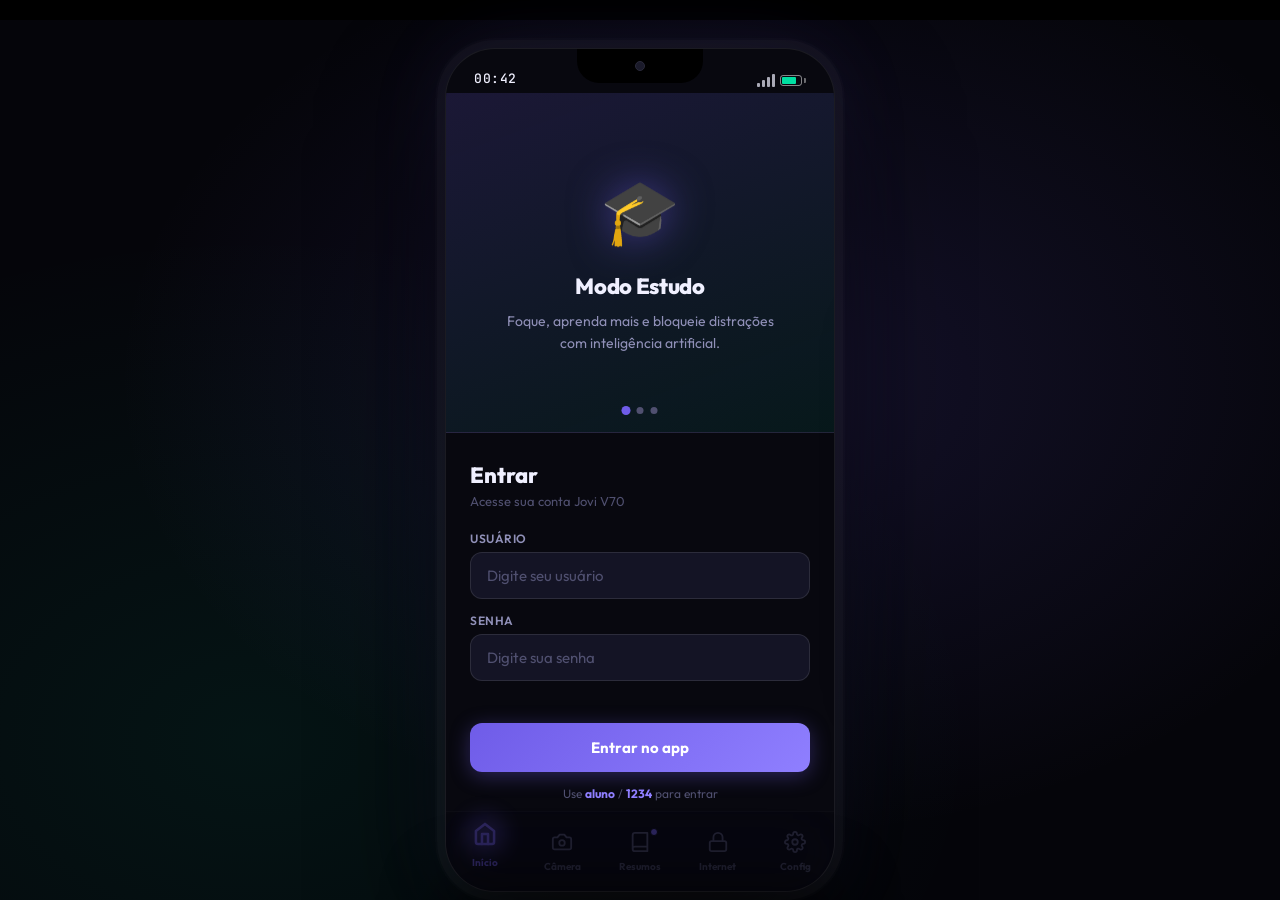
<file: Jovi-Sprint-4/index.html>
<!doctype html>
<html lang="pt-BR">
<head>
  <meta charset="utf-8">
  <meta name="viewport" content="width=device-width, initial-scale=1">
  <meta http-equiv="refresh" content="0; url=Jovi-V70-main/">
  <title>Jovi V70</title>
</head>
<body>
  <p><a href="Jovi-V70-main/">Abrir Jovi V70</a></p>
</body>
</html>
</file>
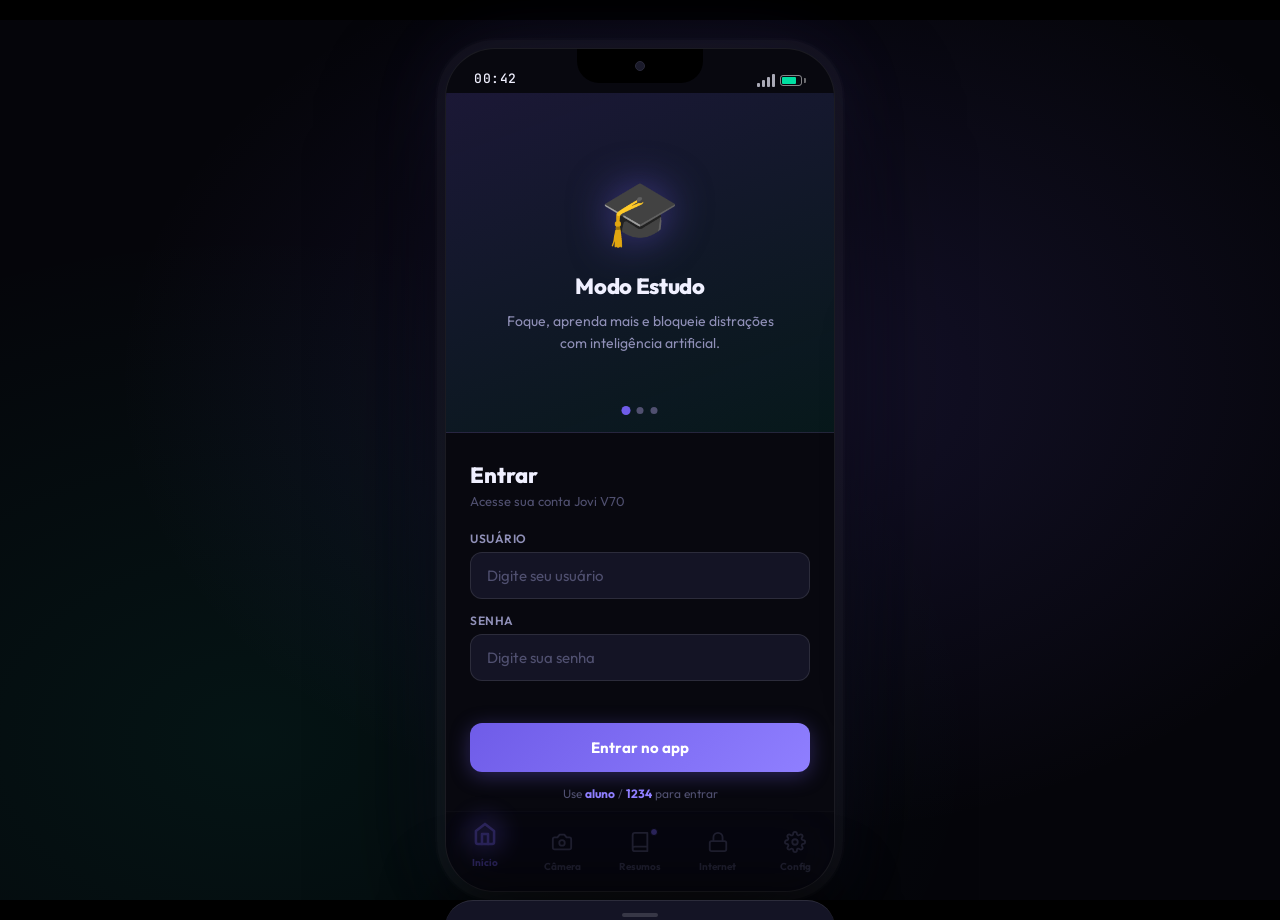
<file: Jovi-Sprint-4/Jovi-V70-main/index.html>
!DOCTYPE html>
<html lang="pt-BR">
<head>
<meta charset="UTF-8">
<meta name="viewport" content="width=device-width, initial-scale=1.0, maximum-scale=1.0, user-scalable=no">
<title>Jovi V70 · Modo Estudo</title>
<link rel="preconnect" href="https://fonts.googleapis.com">
<link href="https://fonts.googleapis.com/css2?family=Outfit:wght@300;400;500;600;700;800;900&family=JetBrains+Mono:wght@400;500&display=swap" rel="stylesheet">
<link rel="stylesheet" href="style.css">
<link rel="stylesheet" href="integracao.css">
</head>
<body>
<div class="shell">
<div class="phone">
  <div class="notch">
    <div class="notch-cam"></div>
  </div>
  <div class="status-bar">
    <span class="status-time" id="clock">09:41</span>
    <div class="status-icons">
      <div class="signal-bar">
        <span style="height:4px;"></span>
        <span style="height:7px;"></span>
        <span style="height:10px;"></span>
        <span style="height:13px;"></span>
      </div>
      <div class="battery-icon">
        <div class="bat-body"><div class="bat-fill"></div></div>
        <div class="bat-tip"></div>
      </div>
    </div>
  </div>
  <div class="di-island di-hide" id="di-island">
    <div class="di-inner" id="di-inner">
      <div class="di-dot" id="di-dot"></div>
      <div class="di-content" id="di-content">
        <span class="di-icon" id="di-icon">🎓</span>
        <span class="di-text" id="di-text">Modo Estudo ativado!</span>
      </div>
    </div>
  </div>
  <div class="app" id="app-area">
  <div class="screen active" id="s-login" style="overflow:hidden;">
    <div class="slideshow" id="slideshow">
      <div class="slide active" id="slide-0">
        <div class="slide-icon">🎓</div>
        <div class="slide-title">Modo Estudo</div>
        <div class="slide-desc">Foque, aprenda mais e bloqueie distrações com inteligência artificial.</div>
      </div>
      <div class="slide" id="slide-1">
        <div class="slide-icon">📷</div>
        <div class="slide-title">Câmera IA</div>
        <div class="slide-desc">Fotografe o quadro ou caderno e receba um resumo instantâneo gerado por IA.</div>
      </div>
      <div class="slide" id="slide-2">
        <div class="slide-icon">⚡</div>
        <div class="slide-title">Flashcards & Simulados</div>
        <div class="slide-desc">Revise com flashcards e teste seus conhecimentos com simulados interativos.</div>
      </div>
      <div class="slide-dots">
        <div class="slide-dot active" onclick="goSlide(0)"></div>
        <div class="slide-dot" onclick="goSlide(1)"></div>
        <div class="slide-dot" onclick="goSlide(2)"></div>
      </div>
    </div>
    <div class="login-form">
      <div class="login-title">Entrar</div>
      <div class="login-subtitle">Acesse sua conta Jovi V70</div>
      <div class="login-field">
        <label class="login-label">Usuário</label>
        <input class="login-input" type="text" id="login-user" placeholder="Digite seu usuário" autocomplete="off">
      </div>
      <div class="login-field">
        <label class="login-label">Senha</label>
        <input class="login-input" type="password" id="login-pass" placeholder="Digite sua senha">
      </div>
      <div class="login-error" id="login-error"></div>
      <button class="login-btn" onclick="fazerLogin()">Entrar no app</button>
      <div class="login-hint">Use <strong>aluno</strong> / <strong>1234</strong> para entrar</div>
    </div>
  </div>
    <div class="screen" id="s-python">
      <div class="python-scroll">
        <button type="button" class="python-btn secondary" id="python-back">← Voltar</button>
        <h1>Seu progresso no Python</h1>
        <p class="python-muted">Esta é uma cópia dos dados exportados. Para atualizar, use a opção 7 do Python e importe novamente. As atividades desta tela são somente para consulta.</p>
        <div class="python-actions">
          <button type="button" class="python-btn" data-python-import>Importar JSON</button>
          <button type="button" class="python-btn secondary" id="python-clear" hidden>Remover cópia</button>
        </div>
        <input id="python-file" type="file" accept=".json,application/json" hidden>
        <div id="python-content"></div>
      </div>
    </div>
    <div class="screen" id="s-home">
      <div class="home-scroll">
        <div class="home-header">
          <div>
            <div class="home-greeting">Boa tarde 👋</div>
            <div class="home-name">Modo Estudo</div>
          </div>
          <div class="home-avatar">A</div>
        </div>
        <section class="python-home-card" aria-labelledby="python-home-title">
          <h2 id="python-home-title">Dados do Python</h2>
          <div id="python-status" class="python-status" role="status" aria-live="polite"></div>
          <p id="python-home-summary">Importe seu progresso, anotações e pesquisas.</p>
          <div class="python-actions">
            <button type="button" class="python-btn" data-python-import>Importar JSON</button>
            <button type="button" class="python-btn secondary" id="python-view" disabled>Ver progresso</button>
          </div>
        </section>
        <div class="mode-card" style="position:relative;">
          <div class="focus-ring" id="focus-ring"></div>
          <div class="mode-top">
            <div>
              <div class="mode-label-sm">modo estudo</div>
              <div class="mode-status-text" id="mode-text">Desativado</div>
            </div>
            <div class="toggle" id="main-toggle" onclick="toggleMode()">
              <div class="toggle-ball"></div>
            </div>
          </div>
          <div class="mode-stats">
            <div class="ms-item">
              <div class="ms-val" id="stat-time">0h</div>
              <div class="ms-lbl">hoje</div>
            </div>
            <div class="ms-item">
              <div class="ms-val">3</div>
              <div class="ms-lbl">resumos</div>
            </div>
            <div class="ms-item">
              <div class="ms-val">12</div>
              <div class="ms-lbl">bloqueados</div>
            </div>
          </div>
        </div>
        <div class="sec-head">
          <div class="sec-title">Acesso rápido</div>
        </div>
        <div class="quick-row">
          <div class="quick-card" onclick="goTo('s-cam')">
            <div class="qc-icon" style="background:rgba(111,92,232,0.15);">📷</div>
            <div class="qc-name">Escanear Quadro</div>
            <div class="qc-desc">Foto → Resumo IA</div>
            <div class="qc-arrow">→</div>
          </div>
          <div class="quick-card" onclick="goTo('s-inet')">
            <div class="qc-icon" style="background:rgba(0,223,162,0.12);">🌐</div>
            <div class="qc-name">Controle Internet</div>
            <div class="qc-desc">12 apps bloqueados</div>
            <div class="qc-arrow">→</div>
          </div>
        </div>
        <div class="sec-head">
          <div class="sec-title">Minhas matérias</div>
          <div class="sec-link" onclick="goTo('s-materias')">Ver todas</div>
        </div>
        <div class="subject-list">
          <div class="subject-item" onclick="goTo('s-mat')">
            <div class="subj-color" style="background:#6f5ce8;"></div>
            <div class="subj-info">
              <div class="subj-name">Matemática</div>
              <div class="subj-meta">4 resumos · 1h 20min hoje</div>
            </div>
            <div class="subj-progress-wrap">
              <div class="subj-bar-bg"><div class="subj-bar-fill" style="width:88%;background:#6f5ce8;"></div></div>
              <div class="subj-pct">88%</div>
            </div>
          </div>
          <div class="subject-item" onclick="goTo('s-fis')">
            <div class="subj-color" style="background:#3b82f6;"></div>
            <div class="subj-info">
              <div class="subj-name">Física</div>
              <div class="subj-meta">2 resumos · 1h 10min hoje</div>
            </div>
            <div class="subj-progress-wrap">
              <div class="subj-bar-bg"><div class="subj-bar-fill" style="width:45%;background:#3b82f6;"></div></div>
              <div class="subj-pct">45%</div>
            </div>
          </div>
          <div class="subject-item" onclick="goTo('s-bio')">
            <div class="subj-color" style="background:#00dfa2;"></div>
            <div class="subj-info">
              <div class="subj-name">Biologia</div>
              <div class="subj-meta">1 resumo · 30min hoje</div>
            </div>
            <div class="subj-progress-wrap">
              <div class="subj-bar-bg"><div class="subj-bar-fill" style="width:25%;background:#00dfa2;"></div></div>
              <div class="subj-pct">25%</div>
            </div>
          </div>
          <div class="subject-item" onclick="goTo('s-qui')">
            <div class="subj-color" style="background:#ffc93c;"></div>
            <div class="subj-info">
              <div class="subj-name">Química</div>
              <div class="subj-meta">0 resumos · não iniciado</div>
            </div>
            <div class="subj-progress-wrap">
              <div class="subj-bar-bg"><div class="subj-bar-fill" style="width:8%;background:#ffc93c;"></div></div>
              <div class="subj-pct">8%</div>
            </div>
          </div>
        </div>
      </div>
    </div>
    <div class="screen materia-screen mat-screen" id="s-mat">
      <div class="mat-hero">
        <div class="mat-hero-bg"></div>
        <div class="mat-hero-content">
          <div class="mat-back-btn" onclick="goBack()">
            <svg width="16" height="16" viewBox="0 0 24 24" fill="none" stroke="currentColor" stroke-width="2.5" stroke-linecap="round"><path d="M19 12H5M12 5l-7 7 7 7"/></svg>
          </div>
          <div class="mat-hero-icon">∑</div>
          <div class="mat-hero-name">Matemática</div>
          <div class="mat-hero-sub">Álgebra, Geometria & Cálculo</div>
          <div class="mat-progress-ring-wrap">
            <svg class="mat-ring" viewBox="0 0 120 120">
              <circle class="ring-bg" cx="60" cy="60" r="50"/>
              <circle class="ring-fill ring-mat" cx="60" cy="60" r="50" stroke-dasharray="314" stroke-dashoffset="37.7"/>
            </svg>
            <div class="mat-ring-label">
              <div class="ring-pct">88%</div>
              <div class="ring-txt">concluído</div>
            </div>
          </div>
        </div>
      </div>
      <div class="materia-scroll">
        <div class="mat-stats-row">
          <div class="mat-stat"><div class="mst-val">4</div><div class="mst-lbl">Resumos</div></div>
          <div class="mat-stat"><div class="mst-val">1h20m</div><div class="mst-lbl">Hoje</div></div>
          <div class="mat-stat"><div class="mst-val">32</div><div class="mst-lbl">Flashcards</div></div>
          <div class="mat-stat"><div class="mst-val">🔥7</div><div class="mst-lbl">Sequência</div></div>
        </div>
        <div class="mat-sec-label">Tópicos</div>
        <div class="topico-list">
          <div class="topico-item">
            <div class="topico-left">
              <div class="topico-icon" style="background:rgba(111,92,232,0.15);color:#8f7fff;">π</div>
              <div><div class="topico-name">Geometria Plana</div><div class="topico-meta">12 exercícios</div></div>
            </div>
            <div class="topico-right">
              <div class="topico-bar-wrap"><div class="topico-bar" style="width:100%;background:linear-gradient(90deg,#6f5ce8,#8f7fff);"></div></div>
              <div class="topico-pct" style="color:#8f7fff;">100%</div>
            </div>
          </div>
          <div class="topico-item">
            <div class="topico-left">
              <div class="topico-icon" style="background:rgba(111,92,232,0.15);color:#8f7fff;">∫</div>
              <div><div class="topico-name">Funções Quadráticas</div><div class="topico-meta">8 exercícios</div></div>
            </div>
            <div class="topico-right">
              <div class="topico-bar-wrap"><div class="topico-bar" style="width:88%;background:linear-gradient(90deg,#6f5ce8,#8f7fff);"></div></div>
              <div class="topico-pct" style="color:#8f7fff;">88%</div>
            </div>
          </div>
          <div class="topico-item">
            <div class="topico-left">
              <div class="topico-icon" style="background:rgba(111,92,232,0.15);color:#8f7fff;">△</div>
              <div><div class="topico-name">Trigonometria</div><div class="topico-meta">10 exercícios</div></div>
            </div>
            <div class="topico-right">
              <div class="topico-bar-wrap"><div class="topico-bar" style="width:75%;background:linear-gradient(90deg,#6f5ce8,#8f7fff);"></div></div>
              <div class="topico-pct" style="color:#8f7fff;">75%</div>
            </div>
          </div>
          <div class="topico-item">
            <div class="topico-left">
              <div class="topico-icon" style="background:rgba(111,92,232,0.15);color:#8f7fff;">n!</div>
              <div><div class="topico-name">Análise Combinatória</div><div class="topico-meta">6 exercícios</div></div>
            </div>
            <div class="topico-right">
              <div class="topico-bar-wrap"><div class="topico-bar" style="width:50%;background:linear-gradient(90deg,#6f5ce8,#8f7fff);"></div></div>
              <div class="topico-pct" style="color:#8f7fff;">50%</div>
            </div>
          </div>
        </div>
        <div class="mat-sec-label">Últimas atividades</div>
        <div class="atividade-list">
          <div class="atividade-item">
            <div class="atv-dot" style="background:#6f5ce8;"></div>
            <div class="atv-info"><div class="atv-name">Resumo: Teorema de Pitágoras</div><div class="atv-time">há 2h · Câmera IA</div></div>
            <div class="atv-badge" style="background:rgba(111,92,232,0.15);color:#8f7fff;">✓</div>
          </div>
          <div class="atividade-item">
            <div class="atv-dot" style="background:#8f7fff;"></div>
            <div class="atv-info"><div class="atv-name">Flashcards: Funções</div><div class="atv-time">há 4h · 20/20 acertos</div></div>
            <div class="atv-badge" style="background:rgba(111,92,232,0.15);color:#8f7fff;">⚡</div>
          </div>
          <div class="atividade-item">
            <div class="atv-dot" style="background:#4a3db8;"></div>
            <div class="atv-info"><div class="atv-name">Exercícios: Geometria</div><div class="atv-time">ontem · 12 questões</div></div>
            <div class="atv-badge" style="background:rgba(111,92,232,0.15);color:#8f7fff;">📝</div>
          </div>
        </div>
        <div style="height:16px;"></div>
      </div>
    </div>
    <div class="screen materia-screen fis-screen" id="s-fis">
      <div class="mat-hero fis-hero">
        <div class="mat-hero-bg fis-hero-bg"></div>
        <div class="mat-hero-content">
          <div class="mat-back-btn" onclick="goBack()">
            <svg width="16" height="16" viewBox="0 0 24 24" fill="none" stroke="currentColor" stroke-width="2.5" stroke-linecap="round"><path d="M19 12H5M12 5l-7 7 7 7"/></svg>
          </div>
          <div class="mat-hero-icon" style="color:#60a5fa;border-color:rgba(59,130,246,0.3);background:rgba(59,130,246,0.1);">⚛</div>
          <div class="mat-hero-name">Física</div>
          <div class="mat-hero-sub">Mecânica, Óptica & Termodinâmica</div>
          <div class="mat-progress-ring-wrap">
            <svg class="mat-ring" viewBox="0 0 120 120">
              <circle class="ring-bg" cx="60" cy="60" r="50"/>
              <circle class="ring-fill ring-fis" cx="60" cy="60" r="50" stroke-dasharray="314" stroke-dashoffset="172.7"/>
            </svg>
            <div class="mat-ring-label">
              <div class="ring-pct" style="color:#60a5fa;">45%</div>
              <div class="ring-txt">concluído</div>
            </div>
          </div>
        </div>
      </div>
      <div class="materia-scroll">
        <div class="mat-stats-row">
          <div class="mat-stat"><div class="mst-val" style="color:#60a5fa;">2</div><div class="mst-lbl">Resumos</div></div>
          <div class="mat-stat"><div class="mst-val" style="color:#60a5fa;">1h10m</div><div class="mst-lbl">Hoje</div></div>
          <div class="mat-stat"><div class="mst-val" style="color:#60a5fa;">14</div><div class="mst-lbl">Flashcards</div></div>
          <div class="mat-stat"><div class="mst-val" style="color:#60a5fa;">🔥4</div><div class="mst-lbl">Sequência</div></div>
        </div>
        <div class="mat-sec-label">Tópicos</div>
        <div class="topico-list">
          <div class="topico-item">
            <div class="topico-left">
              <div class="topico-icon" style="background:rgba(59,130,246,0.12);color:#60a5fa;">F</div>
              <div><div class="topico-name">Leis de Newton</div><div class="topico-meta">10 exercícios</div></div>
            </div>
            <div class="topico-right">
              <div class="topico-bar-wrap"><div class="topico-bar" style="width:90%;background:linear-gradient(90deg,#3b82f6,#60a5fa);"></div></div>
              <div class="topico-pct" style="color:#60a5fa;">90%</div>
            </div>
          </div>
          <div class="topico-item">
            <div class="topico-left">
              <div class="topico-icon" style="background:rgba(59,130,246,0.12);color:#60a5fa;">⚡</div>
              <div><div class="topico-name">Eletromagnetismo</div><div class="topico-meta">8 exercícios</div></div>
            </div>
            <div class="topico-right">
              <div class="topico-bar-wrap"><div class="topico-bar" style="width:40%;background:linear-gradient(90deg,#3b82f6,#60a5fa);"></div></div>
              <div class="topico-pct" style="color:#60a5fa;">40%</div>
            </div>
          </div>
          <div class="topico-item">
            <div class="topico-left">
              <div class="topico-icon" style="background:rgba(59,130,246,0.12);color:#60a5fa;">🌡</div>
              <div><div class="topico-name">Termodinâmica</div><div class="topico-meta">6 exercícios</div></div>
            </div>
            <div class="topico-right">
              <div class="topico-bar-wrap"><div class="topico-bar" style="width:20%;background:linear-gradient(90deg,#3b82f6,#60a5fa);"></div></div>
              <div class="topico-pct" style="color:#60a5fa;">20%</div>
            </div>
          </div>
          <div class="topico-item">
            <div class="topico-left">
              <div class="topico-icon" style="background:rgba(59,130,246,0.12);color:#60a5fa;">〜</div>
              <div><div class="topico-name">Ondulatória</div><div class="topico-meta">5 exercícios</div></div>
            </div>
            <div class="topico-right">
              <div class="topico-bar-wrap"><div class="topico-bar" style="width:0%;background:linear-gradient(90deg,#3b82f6,#60a5fa);"></div></div>
              <div class="topico-pct" style="color:#505070;">0%</div>
            </div>
          </div>
        </div>
        <div class="mat-sec-label">Últimas atividades</div>
        <div class="atividade-list">
          <div class="atividade-item">
            <div class="atv-dot" style="background:#3b82f6;"></div>
            <div class="atv-info"><div class="atv-name">Resumo: Leis de Newton</div><div class="atv-time">há 1h · Câmera IA</div></div>
            <div class="atv-badge" style="background:rgba(59,130,246,0.12);color:#60a5fa;">✓</div>
          </div>
          <div class="atividade-item">
            <div class="atv-dot" style="background:#60a5fa;"></div>
            <div class="atv-info"><div class="atv-name">Flashcards: Cinemática</div><div class="atv-time">ontem · 8/14 acertos</div></div>
            <div class="atv-badge" style="background:rgba(59,130,246,0.12);color:#60a5fa;">⚡</div>
          </div>
        </div>
        <div style="height:16px;"></div>
      </div>
    </div>
    <div class="screen materia-screen bio-screen" id="s-bio">
      <div class="mat-hero bio-hero">
        <div class="mat-hero-bg bio-hero-bg"></div>
        <div class="mat-hero-content">
          <div class="mat-back-btn" onclick="goBack()">
            <svg width="16" height="16" viewBox="0 0 24 24" fill="none" stroke="currentColor" stroke-width="2.5" stroke-linecap="round"><path d="M19 12H5M12 5l-7 7 7 7"/></svg>
          </div>
          <div class="mat-hero-icon" style="color:#00dfa2;border-color:rgba(0,223,162,0.3);background:rgba(0,223,162,0.08);">🧬</div>
          <div class="mat-hero-name">Biologia</div>
          <div class="mat-hero-sub">Célula, Genética & Ecologia</div>
          <div class="mat-progress-ring-wrap">
            <svg class="mat-ring" viewBox="0 0 120 120">
              <circle class="ring-bg" cx="60" cy="60" r="50"/>
              <circle class="ring-fill ring-bio" cx="60" cy="60" r="50" stroke-dasharray="314" stroke-dashoffset="235.5"/>
            </svg>
            <div class="mat-ring-label">
              <div class="ring-pct" style="color:#00dfa2;">25%</div>
              <div class="ring-txt">concluído</div>
            </div>
          </div>
        </div>
      </div>
      <div class="materia-scroll">
        <div class="mat-stats-row">
          <div class="mat-stat"><div class="mst-val" style="color:#00dfa2;">1</div><div class="mst-lbl">Resumos</div></div>
          <div class="mat-stat"><div class="mst-val" style="color:#00dfa2;">30min</div><div class="mst-lbl">Hoje</div></div>
          <div class="mat-stat"><div class="mst-val" style="color:#00dfa2;">6</div><div class="mst-lbl">Flashcards</div></div>
          <div class="mat-stat"><div class="mst-val" style="color:#00dfa2;">🔥2</div><div class="mst-lbl">Sequência</div></div>
        </div>
        <div class="mat-sec-label">Tópicos</div>
        <div class="topico-list">
          <div class="topico-item">
            <div class="topico-left">
              <div class="topico-icon" style="background:rgba(0,223,162,0.1);color:#00dfa2;">🔬</div>
              <div><div class="topico-name">Citologia</div><div class="topico-meta">8 exercícios</div></div>
            </div>
            <div class="topico-right">
              <div class="topico-bar-wrap"><div class="topico-bar" style="width:60%;background:linear-gradient(90deg,#00c48c,#00dfa2);"></div></div>
              <div class="topico-pct" style="color:#00dfa2;">60%</div>
            </div>
          </div>
          <div class="topico-item">
            <div class="topico-left">
              <div class="topico-icon" style="background:rgba(0,223,162,0.1);color:#00dfa2;">🧬</div>
              <div><div class="topico-name">Genética</div><div class="topico-meta">10 exercícios</div></div>
            </div>
            <div class="topico-right">
              <div class="topico-bar-wrap"><div class="topico-bar" style="width:15%;background:linear-gradient(90deg,#00c48c,#00dfa2);"></div></div>
              <div class="topico-pct" style="color:#00dfa2;">15%</div>
            </div>
          </div>
          <div class="topico-item">
            <div class="topico-left">
              <div class="topico-icon" style="background:rgba(0,223,162,0.1);color:#00dfa2;">🌿</div>
              <div><div class="topico-name">Ecologia</div><div class="topico-meta">7 exercícios</div></div>
            </div>
            <div class="topico-right">
              <div class="topico-bar-wrap"><div class="topico-bar" style="width:0%;background:linear-gradient(90deg,#00c48c,#00dfa2);"></div></div>
              <div class="topico-pct" style="color:#505070;">0%</div>
            </div>
          </div>
          <div class="topico-item">
            <div class="topico-left">
              <div class="topico-icon" style="background:rgba(0,223,162,0.1);color:#00dfa2;">🦠</div>
              <div><div class="topico-name">Microbiologia</div><div class="topico-meta">6 exercícios</div></div>
            </div>
            <div class="topico-right">
              <div class="topico-bar-wrap"><div class="topico-bar" style="width:0%;background:linear-gradient(90deg,#00c48c,#00dfa2);"></div></div>
              <div class="topico-pct" style="color:#505070;">0%</div>
            </div>
          </div>
        </div>
        <div class="mat-sec-label">Últimas atividades</div>
        <div class="atividade-list">
          <div class="atividade-item">
            <div class="atv-dot" style="background:#00dfa2;"></div>
            <div class="atv-info"><div class="atv-name">Resumo: Divisão Celular</div><div class="atv-time">há 30min · Câmera IA</div></div>
            <div class="atv-badge" style="background:rgba(0,223,162,0.1);color:#00dfa2;">✓</div>
          </div>
        </div>
        <div class="bio-dica-card">
          <div class="bio-dica-icon">💡</div>
          <div class="bio-dica-text">Você está começando! Tente escanear mais 2 conteúdos hoje para ganhar sua sequência.</div>
        </div>
        <div style="height:16px;"></div>
      </div>
    </div>
    <div class="screen materia-screen qui-screen" id="s-qui">
      <div class="mat-hero qui-hero">
        <div class="mat-hero-bg qui-hero-bg"></div>
        <div class="mat-hero-content">
          <div class="mat-back-btn" onclick="goBack()">
            <svg width="16" height="16" viewBox="0 0 24 24" fill="none" stroke="currentColor" stroke-width="2.5" stroke-linecap="round"><path d="M19 12H5M12 5l-7 7 7 7"/></svg>
          </div>
          <div class="mat-hero-icon" style="color:#ffc93c;border-color:rgba(255,201,60,0.3);background:rgba(255,201,60,0.08);">⚗</div>
          <div class="mat-hero-name">Química</div>
          <div class="mat-hero-sub">Orgânica, Inorgânica & Físico-Química</div>
          <div class="mat-progress-ring-wrap">
            <svg class="mat-ring" viewBox="0 0 120 120">
              <circle class="ring-bg" cx="60" cy="60" r="50"/>
              <circle class="ring-fill ring-qui" cx="60" cy="60" r="50" stroke-dasharray="314" stroke-dashoffset="288.9"/>
            </svg>
            <div class="mat-ring-label">
              <div class="ring-pct" style="color:#ffc93c;">8%</div>
              <div class="ring-txt">concluído</div>
            </div>
          </div>
        </div>
      </div>
      <div class="materia-scroll">
        <div class="mat-stats-row">
          <div class="mat-stat"><div class="mst-val" style="color:#ffc93c;">0</div><div class="mst-lbl">Resumos</div></div>
          <div class="mat-stat"><div class="mst-val" style="color:#ffc93c;">—</div><div class="mst-lbl">Hoje</div></div>
          <div class="mat-stat"><div class="mst-val" style="color:#ffc93c;">2</div><div class="mst-lbl">Flashcards</div></div>
          <div class="mat-stat"><div class="mst-val" style="color:#505070;">0</div><div class="mst-lbl">Sequência</div></div>
        </div>
        <div class="qui-start-card">
          <div class="qui-start-icon">🚀</div>
          <div class="qui-start-title">Comece agora!</div>
          <div class="qui-start-desc">Fotografe um quadro ou caderno de Química para gerar seu primeiro resumo com IA.</div>
          <div class="qui-start-btn" onclick="goTo('s-cam')">📷 Escanear conteúdo</div>
        </div>
        <div class="mat-sec-label">Tópicos</div>
        <div class="topico-list">
          <div class="topico-item">
            <div class="topico-left">
              <div class="topico-icon" style="background:rgba(255,201,60,0.1);color:#ffc93c;">🧪</div>
              <div><div class="topico-name">Tabela Periódica</div><div class="topico-meta">8 exercícios</div></div>
            </div>
            <div class="topico-right">
              <div class="topico-bar-wrap"><div class="topico-bar" style="width:20%;background:linear-gradient(90deg,#e6a800,#ffc93c);"></div></div>
              <div class="topico-pct" style="color:#ffc93c;">20%</div>
            </div>
          </div>
          <div class="topico-item">
            <div class="topico-left">
              <div class="topico-icon" style="background:rgba(255,201,60,0.1);color:#ffc93c;">⚗</div>
              <div><div class="topico-name">Ligações Químicas</div><div class="topico-meta">10 exercícios</div></div>
            </div>
            <div class="topico-right">
              <div class="topico-bar-wrap"><div class="topico-bar" style="width:0%;"></div></div>
              <div class="topico-pct" style="color:#505070;">0%</div>
            </div>
          </div>
          <div class="topico-item">
            <div class="topico-left">
              <div class="topico-icon" style="background:rgba(255,201,60,0.1);color:#ffc93c;">🔥</div>
              <div><div class="topico-name">Reações Químicas</div><div class="topico-meta">12 exercícios</div></div>
            </div>
            <div class="topico-right">
              <div class="topico-bar-wrap"><div class="topico-bar" style="width:0%;"></div></div>
              <div class="topico-pct" style="color:#505070;">0%</div>
            </div>
          </div>
          <div class="topico-item">
            <div class="topico-left">
              <div class="topico-icon" style="background:rgba(255,201,60,0.1);color:#ffc93c;">🧴</div>
              <div><div class="topico-name">Química Orgânica</div><div class="topico-meta">9 exercícios</div></div>
            </div>
            <div class="topico-right">
              <div class="topico-bar-wrap"><div class="topico-bar" style="width:0%;"></div></div>
              <div class="topico-pct" style="color:#505070;">0%</div>
            </div>
          </div>
        </div>
        <div style="height:16px;"></div>
      </div>
    </div>
    <div class="screen cam-screen" id="s-cam">
      <div class="cam-header">
        <div class="cam-title-group">
          <div class="cam-title">Câmera IA</div>
          <div class="cam-sub">Aponte para o quadro ou caderno</div>
        </div>
        <div class="cam-badge-ia">IA ativa</div>
      </div>
      <div class="cam-viewfinder">
        <div class="vf-grid"></div>
        <div class="vf-content">
          <div class="board-sim">
            <div class="board-line"></div>
            <div class="board-line l2"></div>
            <div class="board-line l3"></div>
            <div class="board-line l4"></div>
            <div style="height:1px;background:rgba(255,255,255,0.06);margin:4px 0;"></div>
            <div class="board-line l5"></div>
            <div class="board-line l6"></div>
            <div class="board-line l7"></div>
            <div class="board-line l2" style="width:95%;"></div>
          </div>
        </div>
        <div class="scan-frame">
          <div class="sf-corner tl"></div>
          <div class="sf-corner tr"></div>
          <div class="sf-corner bl"></div>
          <div class="sf-corner br"></div>
          <div class="scan-line"></div>
        </div>
        <div class="ai-overlay" id="ai-overlay">
          <div class="ai-spinner"></div>
          <div class="ai-proc-text">Processando com IA</div>
          <div class="ai-proc-sub">Reconhecendo conteúdo do quadro...</div>
          <div class="ai-dots"><span></span><span></span><span></span></div>
        </div>
      </div>
      <div class="cam-controls">
        <div class="cam-side-btn" onclick="goBack()">
          <svg width="20" height="20" viewBox="0 0 24 24" fill="none" stroke="rgba(255,255,255,0.6)" stroke-width="2" stroke-linecap="round"><path d="M19 12H5M12 5l-7 7 7 7"/></svg>
        </div>
        <div style="flex:1;text-align:center;">
          <div class="cam-hint-text">200 MP · Reconhecimento de texto IA</div>
        </div>
        <div class="cam-shutter" onclick="shootPhoto()">
          <div class="cam-shutter-inner" id="shutter-inner"></div>
        </div>
        <div style="flex:1;"></div>
        <div class="cam-side-btn">
          <svg width="20" height="20" viewBox="0 0 24 24" fill="none" stroke="rgba(255,255,255,0.6)" stroke-width="2" stroke-linecap="round" stroke-linejoin="round"><circle cx="12" cy="12" r="3"/><path d="M19.07 4.93a10 10 0 0 1 0 14.14M4.93 4.93a10 10 0 0 0 0 14.14"/></svg>
        </div>
      </div>
    </div>
    <div class="screen" id="s-resumo">
      <div class="resumo-header">
        <div class="back-btn" onclick="goBack()">
          <svg width="16" height="16" viewBox="0 0 24 24" fill="none" stroke="currentColor" stroke-width="2.5" stroke-linecap="round" style="color:var(--text2);"><path d="M19 12H5M12 5l-7 7 7 7"/></svg>
        </div>
        <div class="rh-info">
          <div class="rh-title">Resumo gerado</div>
          <div class="rh-sub" id="resumo-sub">Física · Leis de Newton · agora</div>
        </div>
        <div class="rh-ia-chip">IA</div>
      </div>
      <div class="resumo-scroll">
        <div class="photo-preview">
          <div class="photo-thumb-icon">📸</div>
          <div class="photo-info">
            <div class="photo-name" id="resumo-photo-name">Quadro_Fisica_001.jpg</div>
            <div class="photo-meta">200 MP · 3.840 × 2.160px · hoje</div>
          </div>
          <div class="photo-quality">✓ Alta qualidade</div>
        </div>
        <div class="score-pill">
          <div class="sp-item">
            <div class="sp-val" style="color:var(--green);" id="resumo-precision">94%</div>
            <div class="sp-lbl">Precisão IA</div>
          </div>
          <div class="sp-item">
            <div class="sp-val">3s</div>
            <div class="sp-lbl">Tempo</div>
          </div>
          <div class="sp-item">
            <div class="sp-val" style="color:var(--yellow);" id="resumo-concepts-count">3</div>
            <div class="sp-lbl">Conceitos</div>
          </div>
        </div>
        <div class="r-block purple">
          <div class="r-block-title">Conceito principal</div>
          <div class="r-block-text" id="resumo-concept">As <strong>3 Leis de Newton</strong> descrevem o movimento dos corpos e a relação entre força e aceleração. São a base da mecânica clássica e fundamentais para compreender o comportamento de objetos no espaço.</div>
        </div>
        <div class="r-block green">
          <div class="r-block-title">Pontos-chave</div>
          <div class="kp-list" id="resumo-keypoints">
            <div class="kp-item">
              <div class="kp-num">1</div>
              <div class="kp-text"><em>1ª Lei (Inércia)</em> — Um corpo em repouso permanece em repouso, e em movimento permanece em movimento, a menos que uma força aja sobre ele.</div>
            </div>
            <div class="kp-item">
              <div class="kp-num">2</div>
              <div class="kp-text"><em>2ª Lei (F = ma)</em> — A força resultante é igual à massa multiplicada pela aceleração. Quanto maior a força, maior a aceleração.</div>
            </div>
            <div class="kp-item">
              <div class="kp-num">3</div>
              <div class="kp-text"><em>3ª Lei (Ação e Reação)</em> — Para toda ação existe uma reação de mesma intensidade, direção e sentido oposto.</div>
            </div>
          </div>
        </div>
        <div class="r-block yellow">
          <div class="r-block-title">Palavras-chave</div>
          <div class="tag-cloud" id="resumo-tags">
            <span class="tag purple">Inércia</span>
            <span class="tag purple">F = ma</span>
            <span class="tag green">Ação-reação</span>
            <span class="tag yellow">Mecânica</span>
            <span class="tag green">Aceleração</span>
            <span class="tag purple">Força resultante</span>
            <span class="tag yellow">Repouso</span>
          </div>
        </div>
        <div class="resumo-actions">
          <button class="r-btn secondary" onclick="salvarResumo()">💾 Salvar</button>
          <button class="r-btn primary" onclick="abrirFlashcards()">⚡ Flashcards</button>
        </div>
        <button class="r-btn secondary" style="width:100%; margin-top:10px;" onclick="startExam()">📝 Exercícios</button>
        <button class="r-btn secondary" style="width:100%;" onclick="goTo('s-cam')">📷 Fotografar outro quadro</button>
      </div>
    </div>
    <div class="screen" id="s-inet">
      <div class="inet-header">
        <div class="inet-title">Internet</div>
        <div class="inet-sub">IA filtrando o acesso em tempo real</div>
      </div>
      <div class="inet-scroll">
        <div class="ia-status-bar">
          <div class="ia-pulse"></div>
          <div class="ia-status-text">IA ativa · 12 apps bloqueados · modo estudo ON</div>
        </div>
        <div class="usage-card">
          <div class="usage-top">
            <div class="usage-title">Uso de dados hoje</div>
            <div class="usage-val">142 MB / 500 MB</div>
          </div>
          <div class="usage-bar-bg"><div class="usage-bar-fill"></div></div>
        </div>
        <div class="inet-search">
          <span class="inet-search-icon">🔍</span>
          <span class="inet-search-text">Pesquisar — IA avalia o conteúdo</span>
          <div class="inet-search-badge">IA</div>
        </div>
        <div class="app-sec-title">🔴 Redes sociais — bloqueadas</div>
        <div class="app-list">
          <div class="app-item">
            <div class="app-icon" style="background:#1a0a15;">📷</div>
            <div class="app-name-wrap"><div class="app-name">Instagram</div><div class="app-domain">instagram.com</div></div>
            <div class="app-chip chip-blocked">Bloqueado</div>
          </div>
          <div class="app-item">
            <div class="app-icon" style="background:#0a0a1a;">🎵</div>
            <div class="app-name-wrap"><div class="app-name">TikTok</div><div class="app-domain">tiktok.com</div></div>
            <div class="app-chip chip-blocked">Bloqueado</div>
          </div>
          <div class="app-item">
            <div class="app-icon" style="background:#0a0f1a;">🐦</div>
            <div class="app-name-wrap"><div class="app-name">Twitter / X</div><div class="app-domain">x.com</div></div>
            <div class="app-chip chip-blocked">Bloqueado</div>
          </div>
          <div class="app-item">
            <div class="app-icon" style="background:#1a0a0a;">📘</div>
            <div class="app-name-wrap"><div class="app-name">Facebook</div><div class="app-domain">facebook.com</div></div>
            <div class="app-chip chip-blocked">Bloqueado</div>
          </div>
        </div>
        <div class="app-sec-title">🟢 Educação — liberadas</div>
        <div class="app-list">
          <div class="app-item">
            <div class="app-icon" style="background:#0a1a14;">📖</div>
            <div class="app-name-wrap"><div class="app-name">Khan Academy</div><div class="app-domain">khanacademy.org</div></div>
            <div class="app-chip chip-allowed">Liberado</div>
          </div>
          <div class="app-item">
            <div class="app-icon" style="background:#0a1218;">📚</div>
            <div class="app-name-wrap"><div class="app-name">Wikipedia</div><div class="app-domain">wikipedia.org</div></div>
            <div class="app-chip chip-allowed">Liberado</div>
          </div>
          <div class="app-item">
            <div class="app-icon" style="background:#10080a;">🎓</div>
            <div class="app-name-wrap"><div class="app-name">YouTube Educação</div><div class="app-domain">youtube.com</div></div>
            <div class="app-chip chip-ia">IA verifica</div>
          </div>
          <div class="app-item">
            <div class="app-icon" style="background:#0a0d1a;">🔬</div>
            <div class="app-name-wrap"><div class="app-name">Google Acadêmico</div><div class="app-domain">scholar.google.com</div></div>
            <div class="app-chip chip-allowed">Liberado</div>
          </div>
        </div>
      </div>
    </div>
    <div class="screen" id="s-config">
      <div class="config-header">
        <div class="config-title">Configurações</div>
        <div class="config-sub">Personalize seu Modo Estudo</div>
      </div>
      <div class="config-scroll">
        <div class="profile-card">
          <div class="profile-avatar">A</div>
          <div>
            <div class="profile-name">Aluno</div>
            <div class="profile-grade">Ensino Médio · 2º ano</div>
          </div>
          <div class="profile-streak">
            <div class="streak-num">🔥 7</div>
            <div class="streak-lbl">dias seguidos</div>
          </div>
        </div>
        <div class="config-section">
          <div class="config-sec-label">Modo Estudo</div>
          <div class="config-group">
            <div class="config-slider-wrap">
              <div class="config-slider-top">
                <div class="config-slider-label">Tempo máximo por sessão</div>
                <div class="config-slider-val" id="slider-val">2h</div>
              </div>
              <input type="range" min="30" max="240" value="120" step="30" oninput="updateSlider(this.value)">
            </div>
            <div class="config-row">
              <div class="config-row-icon" style="background:rgba(111,92,232,0.15);">🔔</div>
              <div class="cr-info"><div class="cr-name">Avisos de pausa</div><div class="cr-desc">A cada 45 minutos de foco</div></div>
              <div class="cr-right"><div class="toggle" style="width:46px;height:26px;" onclick="toggleCR(this)"><div class="toggle-ball" style="width:20px;height:20px;"></div></div></div>
            </div>
            <div class="config-row">
              <div class="config-row-icon" style="background:rgba(0,223,162,0.12);">🌙</div>
              <div class="cr-info"><div class="cr-name">Modo noturno automático</div><div class="cr-desc">Reduz brilho após 22h</div></div>
              <div class="cr-right"><div class="toggle on" style="width:46px;height:26px;" onclick="toggleCR(this)"><div class="toggle-ball" style="width:20px;height:20px;transform:translateX(20px);"></div></div></div>
            </div>
          </div>
        </div>
        <div class="config-section">
          <div class="config-sec-label">Aparência</div>
          <div class="config-group">
            <div class="config-row">
              <div class="config-row-icon" style="background:rgba(255,201,60,0.15);">🌓</div>
              <div class="cr-info"><div class="cr-name">Tema do App</div><div class="cr-desc" id="theme-desc">Modo Escuro</div></div>
              <div class="cr-right"><div class="toggle" id="theme-toggle" style="width:46px;height:26px;" onclick="toggleTheme()"><div class="toggle-ball" style="width:20px;height:20px;"></div></div></div>
            </div>
          </div>
        </div>
        <div class="config-section">
          <div class="config-sec-label">Câmera IA</div>
          <div class="config-group">
            <div class="config-row">
              <div class="config-row-icon" style="background:rgba(255,201,60,0.12);">⚡</div>
              <div class="cr-info"><div class="cr-name">Resumo automático</div><div class="cr-desc">Gerar ao fotografar</div></div>
              <div class="cr-right"><div class="toggle on" style="width:46px;height:26px;" onclick="toggleCR(this)"><div class="toggle-ball" style="width:20px;height:20px;transform:translateX(20px);"></div></div></div>
            </div>
            <div class="config-row">
              <div class="config-row-icon" style="background:rgba(111,92,232,0.15);">📇</div>
              <div class="cr-info"><div class="cr-name">Gerar flashcards</div><div class="cr-desc">Junto com o resumo</div></div>
              <div class="cr-right"><div class="toggle" style="width:46px;height:26px;" onclick="toggleCR(this)"><div class="toggle-ball" style="width:20px;height:20px;"></div></div></div>
            </div>
            <div class="config-row" onclick="openLangModal()" style="cursor:pointer;">
              <div class="config-row-icon" style="background:rgba(0,223,162,0.12);">🌐</div>
              <div class="cr-info"><div class="cr-name">Idioma do resumo</div><div class="cr-desc" id="lang-desc">Português Brasileiro</div></div>
              <div class="cr-right"><div class="cr-val" id="lang-val">PT-BR</div><div class="cr-arrow">›</div></div>
            </div>
          </div>
        </div>
        <div class="config-section">
          <div class="config-sec-label">Internet</div>
          <div class="config-group">
            <div class="config-row" onclick="navTo('s-inet','nav-inet')" style="cursor:pointer;">
              <div class="config-row-icon" style="background:rgba(255,79,106,0.12);">🚫</div>
              <div class="cr-info"><div class="cr-name">Apps bloqueados</div><div class="cr-desc">Instagram, TikTok, X e mais</div></div>
              <div class="cr-right"><div class="cr-val" style="color:var(--red);">12</div><div class="cr-arrow">›</div></div>
            </div>
            <div class="config-row" onclick="navTo('s-inet','nav-inet')" style="cursor:pointer;">
              <div class="config-row-icon" style="background:rgba(0,223,162,0.12);">✅</div>
              <div class="cr-info"><div class="cr-name">Sites permitidos</div><div class="cr-desc">Khan Academy, Wikipedia…</div></div>
              <div class="cr-right"><div class="cr-val" style="color:var(--green);">8</div><div class="cr-arrow">›</div></div>
            </div>
          </div>
        </div>
        <div style="height:10px;"></div>
      </div>
    </div>
    <div class="screen" id="s-materias">
      <div class="config-header" style="display:flex;align-items:center;gap:12px;">
        <div class="mat-back-btn" onclick="goBack()" style="margin-bottom:0;flex-shrink:0;">
          <svg width="16" height="16" viewBox="0 0 24 24" fill="none" stroke="currentColor" stroke-width="2.5" stroke-linecap="round"><path d="M19 12H5M12 5l-7 7 7 7"/></svg>
        </div>
        <div>
          <div class="config-title">Minhas Matérias</div>
          <div class="config-sub">Todas as disciplinas</div>
        </div>
      </div>
      <div class="materias-all-scroll">
        <div class="matall-card" onclick="goTo('s-mat')">
          <div class="matall-left">
            <div class="matall-icon" style="background:rgba(111,92,232,0.15);color:#8f7fff;border-color:rgba(111,92,232,0.25);">∑</div>
            <div class="matall-info">
              <div class="matall-name">Matemática</div>
              <div class="matall-meta">4 resumos · 1h 20min hoje</div>
              <div class="matall-tags">
                <span class="matall-tag" style="background:rgba(111,92,232,0.12);color:#8f7fff;">Álgebra</span>
                <span class="matall-tag" style="background:rgba(111,92,232,0.12);color:#8f7fff;">Geometria</span>
                <span class="matall-tag" style="background:rgba(111,92,232,0.12);color:#8f7fff;">Cálculo</span>
              </div>
            </div>
          </div>
          <div class="matall-right">
            <div class="matall-pct" style="color:#8f7fff;">88%</div>
            <div class="matall-bar-bg"><div class="matall-bar-fill" style="width:88%;background:linear-gradient(90deg,#6f5ce8,#8f7fff);"></div></div>
            <div class="matall-arrow">›</div>
          </div>
        </div>
        <div class="matall-card" onclick="goTo('s-fis')">
        <div class="matall-left">
            <div class="matall-icon" style="background:rgba(59,130,246,0.12);color:#60a5fa;border-color:rgba(59,130,246,0.25);">⚛</div>
            <div class="matall-info">
            <div class="matall-name">Física</div>
            <div class="matall-meta">2 resumos · 1h 10min hoje</div>
            <div class="matall-tags">
                <span class="matall-tag" style="background:rgba(59,130,246,0.12);color:#60a5fa;">Mecânica</span>
                <span class="matall-tag" style="background:rgba(59,130,246,0.12);color:#60a5fa;">Óptica</span>
                <span class="matall-tag" style="background:rgba(59,130,246,0.12);color:#60a5fa;">Termodinâmica</span>
            </div>
            </div>
        </div>
        <div class="matall-right">
            <div class="matall-pct" style="color:#60a5fa;">45%</div>
            <div class="matall-bar-bg"><div class="matall-bar-fill" style="width:45%;background:linear-gradient(90deg,#3b82f6,#60a5fa);"></div></div>
            <div class="matall-arrow">›</div>
        </div>
        </div>
        <div class="matall-card" onclick="goTo('s-bio')">
        <div class="matall-left">
            <div class="matall-icon" style="background:rgba(0,223,162,0.1);color:#00dfa2;border-color:rgba(0,223,162,0.25);">🧬</div>
            <div class="matall-info">
            <div class="matall-name">Biologia</div>
            <div class="matall-meta">1 resumo · 30min hoje</div>
            <div class="matall-tags">
                <span class="matall-tag" style="background:rgba(0,223,162,0.1);color:#00dfa2;">Célula</span>
                <span class="matall-tag" style="background:rgba(0,223,162,0.1);color:#00dfa2;">Genética</span>
                <span class="matall-tag" style="background:rgba(0,223,162,0.1);color:#00dfa2;">Ecologia</span>
            </div>
            </div>
        </div>
        <div class="matall-right">
            <div class="matall-pct" style="color:#00dfa2;">25%</div>
            <div class="matall-bar-bg"><div class="matall-bar-fill" style="width:25%;background:linear-gradient(90deg,#00c48c,#00dfa2);"></div></div>
            <div class="matall-arrow">›</div>
        </div>
        </div>
        <div class="matall-card" onclick="goTo('s-qui')">
        <div class="matall-left">
            <div class="matall-icon" style="background:rgba(255,201,60,0.1);color:#ffc93c;border-color:rgba(255,201,60,0.25);">⚗</div>
            <div class="matall-info">
            <div class="matall-name">Química</div>
            <div class="matall-meta">0 resumos · não iniciado</div>
            <div class="matall-tags">
                <span class="matall-tag" style="background:rgba(255,201,60,0.1);color:#ffc93c;">Orgânica</span>
                <span class="matall-tag" style="background:rgba(255,201,60,0.1);color:#ffc93c;">Inorgânica</span>
                <span class="matall-tag" style="background:rgba(255,201,60,0.1);color:#ffc93c;">Físico-Química</span>
            </div>
            </div>
        </div>
        <div class="matall-right">
            <div class="matall-pct" style="color:#ffc93c;">8%</div>
            <div class="matall-bar-bg"><div class="matall-bar-fill" style="width:8%;background:linear-gradient(90deg,#e6a800,#ffc93c);"></div></div>
            <div class="matall-arrow">›</div>
        </div>
        </div>
        <div class="matall-summary">
        <div class="matall-sum-item"><div class="mas-val">7</div><div class="mas-lbl">Resumos totais</div></div>
        <div class="matall-sum-item"><div class="mas-val">54</div><div class="mas-lbl">Flashcards</div></div>
        <div class="matall-sum-item"><div class="mas-val">41%</div><div class="mas-lbl">Média geral</div></div>
        </div>
        <div style="height:16px;"></div>
    </div>
    </div>
    <div class="screen" id="s-topico">
    <div class="resumo-header">
        <div class="back-btn" onclick="goBack()">
        <svg width="16" height="16" viewBox="0 0 24 24" fill="none" stroke="currentColor" stroke-width="2.5" stroke-linecap="round" style="color:var(--text2);"><path d="M19 12H5M12 5l-7 7 7 7"/></svg>
        </div>
        <div class="rh-info" style="display:flex; align-items:center; gap:10px;">
        <div id="topic-icon" class="topico-icon" style="background:rgba(255,255,255,0.05); width:36px; height:36px; border-radius:10px;"></div>
        <div>
            <div class="rh-title" id="topic-title">Tópico</div>
            <div class="rh-sub">Detalhes do conteúdo</div>
        </div>
        </div>
    </div>
    <div class="resumo-scroll">
        <div class="mat-stats-row">
        <div class="mat-stat"><div class="mst-val" style="color:var(--text);">1</div><div class="mst-lbl">Resumos</div></div>
        <div class="mat-stat"><div class="mst-val" style="color:var(--text);">12</div><div class="mst-lbl">Flashcards</div></div>
        <div class="mat-stat"><div class="mst-val" style="color:var(--green);">85%</div><div class="mst-lbl">Acertos</div></div>
        </div>
        <div class="mat-sec-label">Resumos Salvos</div>
        <div class="atividade-list">
        <div class="atividade-item" onclick="openResumo()" style="cursor:pointer;">
            <div class="atv-dot" id="topic-resumo-dot" style="background:var(--accent);"></div>
            <div class="atv-info"><div class="atv-name">Resumo Principal</div><div class="atv-time">Gerado por IA · Texto e pontos-chave</div></div>
            <div class="atv-badge" style="background:rgba(111,92,232,0.15);color:#8f7fff;">📄</div>
        </div>
        </div>
        <div class="mat-sec-label" style="margin-top:20px;">Prática e Revisão</div>
        <div class="quick-row">
        <div class="quick-card" onclick="startFlashcards()">
            <div class="qc-icon" style="background:rgba(255,201,60,0.15); font-size:20px;">⚡</div>
            <div class="qc-name">Flashcards</div>
            <div class="qc-desc">12 cartões para revisar</div>
            <div class="qc-arrow">→</div>
        </div>
        <div class="quick-card" onclick="startExam()">
            <div class="qc-icon" style="background:rgba(0,223,162,0.15); font-size:20px;">📝</div>
            <div class="qc-name">Exercícios</div>
            <div class="qc-desc">Modo teste simulado</div>
            <div class="qc-arrow">→</div>
        </div>
        </div>
        <div style="height:16px;"></div>
    </div>
    </div>
    <div class="screen flashcards-screen" id="s-flashcards">
    <div class="fc-header">
        <div class="back-btn" onclick="goBack()">
        <svg width="16" height="16" viewBox="0 0 24 24" fill="none" stroke="currentColor" stroke-width="2.5" stroke-linecap="round" style="color:var(--text2);"><path d="M19 12H5M12 5l-7 7 7 7"/></svg>
        </div>
        <div class="fc-title-group">
        <div class="fc-title">Revisão Rápida</div>
        <div class="fc-sub" id="fc-topic-sub">Flashcards · Tópico atual</div>
        </div>
        <div class="rh-ia-chip">IA</div>
    </div>
    <div class="fc-container">
        <div class="fc-progress" id="fc-progress">Cartão 1 de 12</div>
        <div class="flashcard" id="active-flashcard" onclick="flipCard()">
        <div class="flashcard-inner" id="fc-inner">
            <div class="fc-side fc-front">
            <div class="fc-front-icon">🤔</div>
            <div class="fc-front-title">Pergunta</div>
            <div class="fc-front-text" id="fc-q">O que diz a 1ª Lei de Newton?</div>
            <div class="fc-tap-hint">Toque para ver a resposta</div>
            </div>
            <div class="fc-side fc-back">
            <div class="fc-ans-title">Resposta</div>
            <div class="fc-ans-text" id="fc-a">Um corpo em repouso permanece em repouso, e em movimento permanece em movimento, a menos que uma força aja sobre ele (Inércia).</div>
            <div class="fc-actions">
                <button class="fc-btn wrong" onclick="nextCard(event, false)">Errei</button>
                <button class="fc-btn correct" onclick="nextCard(event, true)">Acertei</button>
            </div>
            </div>
        </div>
        </div>
    </div>
    </div>
    <div class="screen" id="s-exam">
    <div class="fc-header">
        <div class="back-btn" onclick="goBack()">
        <svg width="16" height="16" viewBox="0 0 24 24" fill="none" stroke="currentColor" stroke-width="2.5" stroke-linecap="round" style="color:var(--text2);"><path d="M19 12H5M12 5l-7 7 7 7"/></svg>
        </div>
        <div class="fc-title-group">
        <div class="fc-title">Simulado</div>
        <div class="fc-sub" id="ex-topic-sub">Exercícios práticos</div>
        </div>
    </div>
    <div class="ex-scroll">
        <div class="ex-progress">
        <div class="ex-prog-text" id="ex-prog-text">Questão 1/5</div>
        <div class="ex-prog-bar"><div class="ex-prog-fill" id="ex-prog-fill"></div></div>
        </div>
        <div class="ex-question-card">
        <div class="ex-qnum" id="ex-qnum">Questão 1</div>
        <div class="ex-qtext" id="ex-qtext">Qual é a fórmula fundamental da 2ª Lei de Newton?</div>
        </div>
        <div class="ex-options" id="ex-options">
        <div class="ex-option" onclick="selectOption(this, false)">
            <div class="ex-opt-letter">A</div>
            <div class="ex-opt-text" id="ex-opt-a">E = mc²</div>
        </div>
        <div class="ex-option" onclick="selectOption(this, true)">
            <div class="ex-opt-letter">B</div>
            <div class="ex-opt-text" id="ex-opt-b">F = m · a</div>
        </div>
        <div class="ex-option" onclick="selectOption(this, false)">
            <div class="ex-opt-letter">C</div>
            <div class="ex-opt-text" id="ex-opt-c">V = v0 + at</div>
        </div>
        <div class="ex-option" onclick="selectOption(this, false)">
            <div class="ex-opt-letter">D</div>
            <div class="ex-opt-text" id="ex-opt-d">P = m · g</div>
        </div>
        </div>
        <button class="ex-check-btn" id="ex-next-btn" onclick="nextQuestion()">Próxima questão</button>
    </div>
    </div>
    <div class="screen" id="s-exam-result">
    <div class="fc-header">
        <div class="back-btn" onclick="goBack()">
        <svg width="16" height="16" viewBox="0 0 24 24" fill="none" stroke="currentColor" stroke-width="2.5" stroke-linecap="round" style="color:var(--text2);"><path d="M19 12H5M12 5l-7 7 7 7"/></svg>
        </div>
        <div class="fc-title-group">
        <div class="fc-title">Resultado</div>
        <div class="fc-sub">Resumo do Simulado</div>
        </div>
    </div>
    <div class="ex-scroll" style="display:flex; flex-direction:column; align-items:center; padding: 40px 20px;">
        <div class="res-circle" id="res-score">0/0</div>
        <div class="res-title" id="res-title-text">Bom trabalho!</div>
        <div class="res-sub">Abaixo está o seu desempenho em cada questão:</div>
        <div class="res-list" id="res-list" style="width: 100%; margin-top: 30px; display:flex; flex-direction:column; gap:12px;">
        </div>
        <button class="ex-check-btn show" style="margin-top: 40px;" onclick="goTo('s-topico')">Voltar para o Tópico</button>
        <div style="height: 30px;"></div>
    </div>
    </div>
</div>
<div class="lang-overlay" id="lang-overlay" onclick="closeLangModal()"></div>
<div class="lang-sheet" id="lang-sheet">
    <div class="lang-sheet-handle"></div>
    <div class="lang-sheet-title">Idioma do Resumo</div>
    <div class="lang-sheet-sub">O resumo gerado pela IA será neste idioma</div>
    <div class="lang-list" id="lang-list">
    <div class="lang-item" data-code="PT-BR" data-name="Português Brasileiro" onclick="selectLang(this)"><div class="lang-flag">🇧🇷</div><div class="lang-info"><div class="lang-name">Português Brasileiro</div><div class="lang-code">PT-BR</div></div><div class="lang-check" id="check-PT-BR">✓</div></div>
    <div class="lang-item" data-code="PT-PT" data-name="Português Europeu" onclick="selectLang(this)"><div class="lang-flag">🇵🇹</div><div class="lang-info"><div class="lang-name">Português Europeu</div><div class="lang-code">PT-PT</div></div><div class="lang-check" id="check-PT-PT"></div></div>
    <div class="lang-item" data-code="EN" data-name="English" onclick="selectLang(this)"><div class="lang-flag">🇺🇸</div><div class="lang-info"><div class="lang-name">English</div><div class="lang-code">EN</div></div><div class="lang-check" id="check-EN"></div></div>
    <div class="lang-item" data-code="ES" data-name="Español" onclick="selectLang(this)"><div class="lang-flag">🇪🇸</div><div class="lang-info"><div class="lang-name">Español</div><div class="lang-code">ES</div></div><div class="lang-check" id="check-ES"></div></div>
    <div class="lang-item" data-code="FR" data-name="Français" onclick="selectLang(this)"><div class="lang-flag">🇫🇷</div><div class="lang-info"><div class="lang-name">Français</div><div class="lang-code">FR</div></div><div class="lang-check" id="check-FR"></div></div>
    <div class="lang-item" data-code="DE" data-name="Deutsch" onclick="selectLang(this)"><div class="lang-flag">🇩🇪</div><div class="lang-info"><div class="lang-name">Deutsch</div><div class="lang-code">DE</div></div><div class="lang-check" id="check-DE"></div></div>
    <div class="lang-item" data-code="IT" data-name="Italiano" onclick="selectLang(this)"><div class="lang-flag">🇮🇹</div><div class="lang-info"><div class="lang-name">Italiano</div><div class="lang-code">IT</div></div><div class="lang-check" id="check-IT"></div></div>
    <div class="lang-item" data-code="JA" data-name="日本語" onclick="selectLang(this)"><div class="lang-flag">🇯🇵</div><div class="lang-info"><div class="lang-name">日本語</div><div class="lang-code">JA</div></div><div class="lang-check" id="check-JA"></div></div>
    </div>
    <div class="lang-done-btn" onclick="closeLangModal()">Confirmar</div>
</div>
<div class="bottom-nav">
    <div class="nav-item on" id="nav-home" onclick="navTo('s-home','nav-home')">
    <div class="nav-icon-wrap">
        <svg class="nav-svg" viewBox="0 0 24 24" fill="none" stroke="currentColor" stroke-width="2"><path d="m3 9 9-7 9 7v11a2 2 0 0 1-2 2H5a2 2 0 0 1-2-2z"/><polyline points="9 22 9 12 15 12 15 22"/></svg>
    </div>
    <span class="nav-label">Início</span>
    </div>
    <div class="nav-item" id="nav-cam" onclick="navTo('s-cam','nav-cam')">
    <div class="nav-icon-wrap">
        <svg class="nav-svg" viewBox="0 0 24 24" fill="none" stroke="currentColor" stroke-width="2"><path d="M14.5 4h-5L7 7H4a2 2 0 0 0-2 2v9a2 2 0 0 0 2 2h16a2 2 0 0 0 2-2V9a2 2 0 0 0-2-2h-3l-2.5-3z"/><circle cx="12" cy="13" r="3"/></svg>
    </div>
    <span class="nav-label">Câmera</span>
    </div>
    <div class="nav-item" id="nav-resumo" onclick="navTo('s-resumo','nav-resumo')">
    <div class="nav-icon-wrap">
        <div class="nav-badge show" id="badge-resumo"></div>
        <svg class="nav-svg" viewBox="0 0 24 24" fill="none" stroke="currentColor" stroke-width="2"><path d="M4 19.5v-15A2.5 2.5 0 0 1 6.5 2H20v20H6.5a2.5 2.5 0 0 1 0-5H20"/></svg>
    </div>
    <span class="nav-label">Resumos</span>
    </div>
    <div class="nav-item" id="nav-inet" onclick="navTo('s-inet','nav-inet')">
    <div class="nav-icon-wrap">
        <svg class="nav-svg" viewBox="0 0 24 24" fill="none" stroke="currentColor" stroke-width="2"><rect x="3" y="11" width="18" height="11" rx="2" ry="2"/><path d="M7 11V7a5 5 0 0 1 10 0v4"/></svg>
    </div>
    <span class="nav-label">Internet</span>
    </div>
    <div class="nav-item" id="nav-config" onclick="navTo('s-config','nav-config')">
    <div class="nav-icon-wrap">
        <svg class="nav-svg" viewBox="0 0 24 24" fill="none" stroke="currentColor" stroke-width="2"><path d="M12 15a3 3 0 1 0 0-6 3 3 0 0 0 0 6Z"/><path d="M19.4 15a1.65 1.65 0 0 0 .33 1.82l.06.06a2 2 0 0 1 0 2.83 2 2 0 0 1-2.83 0l-.06-.06a1.65 1.65 0 0 0-1.82-.33 1.65 1.65 0 0 0-1 1.51V21a2 2 0 0 1-2 2 2 2 0 0 1-2-2v-.09A1.65 1.65 0 0 0 9 19.4a1.65 1.65 0 0 0-1.82.33l-.06.06a2 2 0 0 1-2.83 0 2 2 0 0 1 0-2.83l.06-.06a1.65 1.65 0 0 0 .33-1.82 1.65 1.65 0 0 0-1.51-1H3a2 2 0 0 1-2-2 2 2 0 0 1 2-2h.09A1.65 1.65 0 0 0 4.6 9a1.65 1.65 0 0 0-.33-1.82l-.06-.06a2 2 0 0 1 0-2.83 2 2 0 0 1 2.83 0l.06.06a1.65 1.65 0 0 0 1.82.33H9a1.65 1.65 0 0 0 1-1.51V3a2 2 0 0 1 2-2 2 2 0 0 1 2 2v.09a1.65 1.65 0 0 0 1 1.51 1.65 1.65 0 0 0 1.82-.33l.06-.06a2 2 0 0 1 2.83 0 2 2 0 0 1 0 2.83l-.06.06a1.65 1.65 0 0 0-.33 1.82V9a1.65 1.65 0 0 0 1.51 1H21a2 2 0 0 1 2 2 2 2 0 0 1-2 2h-.09a1.65 1.65 0 0 0-1.51 1Z"/></svg>
    </div>
    <span class="nav-label">Config</span>
    </div>
</div>
</div>
</div>
<script src="script.js"></script>
<script src="integracao.js"></script>
</body>
</html>
</file>
<file: Jovi-Sprint-4/Jovi-V70-main/style.css>
:root {
  --bg:       #08080f;
  --surface:  #0f0f1a;
  --surface2: #141425;
  --surface3: #1a1a30;
  --border:   rgba(255,255,255,0.06);
  --border2:  rgba(255,255,255,0.10);
  --accent:   #6f5ce8;
  --accent-l: #8f7fff;
  --accent-d: #4a3db8;
  --green:    #00dfa2;
  --red:      #ff4f6a;
  --yellow:   #ffc93c;
  --text:     #f0f0ff;
  --text2:    #9090b8;
  --text3:    #505070;
  --font:     'Outfit', sans-serif;
  --mono:     'JetBrains Mono', monospace;
  --r:        20px;
  --r-sm:     12px;
  --nav-bg:   rgba(8,8,15,0.85);
  --shadow-color: rgba(0,0,0,0.8);
}
[data-theme="light"] {
  --bg:       #f4f6fa;
  --surface:  #ffffff;
  --surface2: #eaedf4;
  --surface3: #dbe0eb;
  --border:   rgba(0,0,0,0.08);
  --border2:  rgba(0,0,0,0.12);
  --accent:   #5642db;
  --accent-l: #7460fa;
  --accent-d: #3824aa;
  --green:    #00bfa5;
  --red:      #f43f5e;
  --yellow:   #d97706;
  --text:     #111827;
  --text2:    #374151;
  --text3:    #6b7280;
  --nav-bg:   rgba(255,255,255,0.85);
  --shadow-color: rgba(0,0,0,0.05);
}
* { box-sizing: border-box; margin: 0; padding: 0; -webkit-tap-highlight-color: transparent; }
html, body {
  width: 100%; height: 100%;
  overflow: hidden;
  background: #000;
  font-family: var(--font);
}
.shell {
  width: 100%;
  height: 100%;
  display: flex;
  align-items: center;
  justify-content: center;
  background: radial-gradient(ellipse at 60% 40%, rgba(111,92,232,0.15) 0%, transparent 60%),
              radial-gradient(ellipse at 20% 80%, rgba(0,223,162,0.07) 0%, transparent 50%),
              #05050a;
}
.phone {
  width: 390px;
  height: 844px;
  background: var(--bg);
  border-radius: 50px;
  border: 1.5px solid rgba(255,255,255,0.08);
  box-shadow:
    0 0 0 8px rgba(255,255,255,0.02),
    0 0 0 10px rgba(255,255,255,0.01),
    0 60px 120px var(--shadow-color),
    0 0 80px rgba(111,92,232,0.12);
  position: relative;
  overflow: hidden;
  display: flex;
  flex-direction: column;
  transition: background 0.4s ease, box-shadow 0.4s ease;
}
.notch {
  position: absolute;
  top: 0; left: 50%;
  transform: translateX(-50%);
  width: 126px; height: 34px;
  background: #000;
  border-radius: 0 0 22px 22px;
  z-index: 100;
  display: flex;
  align-items: center;
  justify-content: center;
  gap: 8px;
}
.notch-cam {
  width: 10px; height: 10px;
  border-radius: 50%;
  background: #1a1a2a;
  border: 1.5px solid #2a2a3a;
}
.status-bar {
  height: 44px;
  padding: 0 28px;
  display: flex;
  align-items: flex-end;
  justify-content: space-between;
  padding-bottom: 6px;
  flex-shrink: 0;
  position: relative;
  z-index: 50;
}
.status-time {
  font-family: var(--mono);
  font-size: 13px;
  font-weight: 500;
  color: var(--text);
  letter-spacing: 0.5px;
}
.status-icons {
  display: flex;
  align-items: center;
  gap: 5px;
}
.signal-bar { display: flex; gap: 2px; align-items: flex-end; }
.signal-bar span {
  width: 3px;
  background: var(--text);
  border-radius: 1px;
  opacity: 0.7;
}
.battery-icon {
  display: flex; align-items: center; gap: 2px;
}
.bat-body {
  width: 22px; height: 11px;
  border: 1.5px solid rgba(255,255,255,0.5);
  border-radius: 3px;
  position: relative;
  overflow: hidden;
}
.bat-fill {
  position: absolute;
  left: 1px; top: 1px; bottom: 1px;
  width: 72%;
  background: var(--green);
  border-radius: 1px;
}
.bat-tip {
  width: 2px; height: 5px;
  background: rgba(255,255,255,0.4);
  border-radius: 0 1px 1px 0;
}
.app {
  flex: 1;
  position: relative;
  overflow: hidden;
}
.screen {
  position: absolute;
  inset: 0;
  display: flex;
  flex-direction: column;
  background: var(--bg);
  transform: translateX(100%);
  transition: transform 0.48s cubic-bezier(0.25, 1, 0.5, 1), background 0.4s ease;
  will-change: transform;
}
.screen.active {
  transform: translateX(0%);
}
.screen.slide-out {
  transform: translateX(-25%) scale(0.98);
  opacity: 0.8;
}
.bottom-nav {
  height: 80px;
  background: var(--nav-bg);
  backdrop-filter: blur(28px) saturate(180%);
  -webkit-backdrop-filter: blur(28px) saturate(180%);
  border-top: 1px solid var(--border);
  display: flex;
  align-items: flex-start;
  padding-top: 10px;
  flex-shrink: 0;
  position: relative;
  z-index: 50;
  transition: background 0.4s ease, border-color 0.4s ease;
}
.nav-item {
  flex: 1;
  display: flex;
  flex-direction: column;
  align-items: center;
  gap: 6px;
  cursor: pointer;
  padding: 8px 0 4px;
  position: relative;
  transition: transform 0.2s cubic-bezier(0.34, 1.56, 0.64, 1);
}
.nav-item:active {
  transform: scale(0.92);
}
.nav-icon-wrap {
  width: 44px; height: 24px;
  display: flex; align-items: center; justify-content: center;
  transition: transform 0.4s cubic-bezier(0.34, 1.56, 0.64, 1);
  position: relative;
}
.nav-icon-wrap::after {
  content: '';
  position: absolute;
  width: 32px; height: 32px;
  background: var(--accent);
  border-radius: 50%;
  opacity: 0;
  filter: blur(8px);
  transition: opacity 0.4s ease, transform 0.4s cubic-bezier(0.34, 1.56, 0.64, 1);
  top: 50%; left: 50%;
  transform: translate(-50%, -50%) scale(0.5);
  z-index: -1;
  pointer-events: none;
}
.nav-item.on .nav-icon-wrap {
  transform: translateY(-8px) scale(1.1);
}
.nav-item.on .nav-icon-wrap::after {
  opacity: 0.45;
  transform: translate(-50%, -50%) scale(1.2);
}
.nav-svg { width: 22px; height: 22px; }
.nav-svg path, .nav-svg circle, .nav-svg rect, .nav-svg line, .nav-svg polyline {
  stroke: var(--text3);
  stroke-width: 2;
  fill: none;
  stroke-linecap: round;
  stroke-linejoin: round;
  transition: all 0.3s ease;
}
.nav-item.on .nav-svg path,
.nav-item.on .nav-svg circle,
.nav-item.on .nav-svg rect,
.nav-item.on .nav-svg line,
.nav-item.on .nav-svg polyline {
  stroke: var(--accent);
  stroke-width: 2.5; 
}
.nav-label {
  font-size: 10px;
  font-weight: 700;
  color: var(--text3);
  transition: color 0.3s ease, transform 0.3s cubic-bezier(0.34, 1.56, 0.64, 1), opacity 0.3s ease;
  opacity: 1;
}
.nav-item.on .nav-label { 
  color: var(--accent); 
  transform: translateY(-4px);
}
.nav-badge {
  position: absolute;
  top: -2px; right: 4px;
  width: 8px; height: 8px;
  border-radius: 50%;
  background: var(--accent);
  border: 1.5px solid var(--bg);
  display: none;
}
.nav-badge.show { display: block; }
.home-scroll {
  flex: 1;
  overflow-y: auto;
  overflow-x: hidden;
  padding: 16px 20px 20px;
  scrollbar-width: none;
}
.home-scroll::-webkit-scrollbar { display: none; }
.home-header {
  display: flex;
  justify-content: space-between;
  align-items: flex-start;
  margin-bottom: 20px;
}
.home-greeting { font-size: 13px; color: var(--text3); font-weight: 400; margin-bottom: 3px; }
.home-name { font-size: 22px; font-weight: 800; color: var(--text); letter-spacing: -0.5px; }
.home-avatar {
  width: 40px; height: 40px;
  border-radius: 50%;
  background: linear-gradient(135deg, var(--accent), var(--green));
  display: flex; align-items: center; justify-content: center;
  font-size: 18px;
  font-weight: 700;
  color: #fff;
}
.mode-card {
  background: linear-gradient(135deg, rgba(111,92,232,0.18) 0%, rgba(0,223,162,0.06) 100%);
  border: 1px solid rgba(111,92,232,0.25);
  border-radius: 24px;
  padding: 20px;
  margin-bottom: 16px;
  position: relative;
  overflow: hidden;
}
.mode-card::before {
  content: '';
  position: absolute;
  top: -30px; right: -30px;
  width: 120px; height: 120px;
  background: radial-gradient(circle, rgba(111,92,232,0.2), transparent);
  border-radius: 50%;
}
.mode-top {
  display: flex;
  justify-content: space-between;
  align-items: flex-start;
  margin-bottom: 16px;
}
.mode-label-sm { font-size: 11px; color: var(--text3); text-transform: uppercase; letter-spacing: 1.5px; font-weight: 600; margin-bottom: 4px; }
.mode-status-text { font-size: 24px; font-weight: 800; color: var(--text); letter-spacing: -0.5px; transition: color 0.3s; }
.mode-status-text.on { color: var(--green); }
.toggle {
  width: 54px; height: 30px;
  border-radius: 15px;
  background: var(--surface3);
  border: 1px solid var(--border2);
  position: relative;
  cursor: pointer;
  transition: background 0.35s, border-color 0.35s, box-shadow 0.35s;
  flex-shrink: 0;
}
.toggle.on {
  background: var(--accent);
  border-color: var(--accent);
  box-shadow: 0 0 16px rgba(111,92,232,0.5);
}
.toggle-ball {
  width: 24px; height: 24px;
  background: #fff;
  border-radius: 50%;
  position: absolute;
  top: 2px; left: 2px;
  transition: transform 0.35s cubic-bezier(0.34,1.56,0.64,1);
  box-shadow: 0 2px 6px rgba(0,0,0,0.3);
}
.toggle.on .toggle-ball { transform: translateX(24px); }
.mode-stats {
  display: grid;
  grid-template-columns: repeat(3, 1fr);
  gap: 10px;
}
.ms-item {
  background: rgba(0,0,0,0.25);
  border-radius: 14px;
  padding: 10px 8px;
  text-align: center;
}
.ms-val { font-size: 18px; font-weight: 800; color: var(--text); font-variant-numeric: tabular-nums; }
.ms-lbl { font-size: 10px; color: var(--text3); margin-top: 2px; font-weight: 500; }
.focus-ring {
  position: absolute;
  top: -4px; left: -4px; right: -4px; bottom: -4px;
  border-radius: 28px;
  border: 2px solid rgba(111,92,232,0);
  pointer-events: none;
  transition: border-color 0.5s;
}
.focus-ring.on {
  border-color: rgba(111,92,232,0.3);
  animation: ringPulse 2s ease infinite;
}
@keyframes ringPulse {
  0%,100% { opacity: 0.5; }
  50% { opacity: 1; }
}
.sec-head {
  display: flex;
  justify-content: space-between;
  align-items: center;
  margin-bottom: 12px;
}
.sec-title { font-size: 14px; font-weight: 700; color: var(--text); letter-spacing: -0.3px; }
.sec-link { font-size: 12px; color: var(--accent-l); font-weight: 500; cursor: pointer; }
.quick-row {
  display: grid;
  grid-template-columns: 1fr 1fr;
  gap: 10px;
  margin-bottom: 20px;
}
.quick-card {
  background: var(--surface);
  border: 1px solid var(--border);
  border-radius: 18px;
  padding: 16px 14px;
  cursor: pointer;
  transition: background 0.2s, border-color 0.2s, transform 0.15s;
  position: relative;
  overflow: hidden;
}
.quick-card:active { transform: scale(0.97); }
.quick-card:hover { background: var(--surface2); border-color: var(--border2); }
.qc-icon {
  width: 38px; height: 38px;
  border-radius: 12px;
  display: flex; align-items: center; justify-content: center;
  font-size: 18px;
  margin-bottom: 10px;
}
.qc-name { font-size: 13px; font-weight: 700; color: var(--text); margin-bottom: 2px; }
.qc-desc { font-size: 11px; color: var(--text3); font-weight: 400; }
.qc-arrow { position: absolute; top: 14px; right: 14px; font-size: 14px; color: var(--text3); }
.subject-list { display: flex; flex-direction: column; gap: 8px; margin-bottom: 20px; }
.subject-item {
  background: var(--surface);
  border: 1px solid var(--border);
  border-radius: 16px;
  padding: 14px 16px;
  display: flex;
  align-items: center;
  gap: 12px;
  cursor: pointer;
  transition: background 0.2s;
}
.subject-item:hover { background: var(--surface2); }
.subj-color { width: 10px; height: 10px; border-radius: 3px; flex-shrink: 0; }
.subj-info { flex: 1; }
.subj-name { font-size: 14px; font-weight: 600; color: var(--text); margin-bottom: 2px; }
.subj-meta { font-size: 11px; color: var(--text3); }
.subj-progress-wrap { width: 60px; }
.subj-bar-bg { height: 4px; background: var(--surface3); border-radius: 2px; overflow: hidden; margin-bottom: 4px; }
.subj-bar-fill { height: 100%; border-radius: 2px; }
.subj-pct { font-size: 10px; color: var(--text3); font-weight: 600; text-align: right; font-family: var(--mono); }
.cam-screen { background: #000; }
.cam-header {
  padding: 14px 20px 10px;
  display: flex;
  align-items: center;
  justify-content: space-between;
  background: rgba(0,0,0,0.8);
  backdrop-filter: blur(10px);
  flex-shrink: 0;
  z-index: 10;
  position: relative;
}
.cam-title-group
.cam-title { font-size: 16px; font-weight: 700; color: #fff; }
.cam-sub { font-size: 11px; color: rgba(255,255,255,0.4); margin-top: 1px; }
.cam-badge-ia {
  display: flex; align-items: center; gap: 6px;
  background: rgba(111,92,232,0.2);
  border: 1px solid rgba(111,92,232,0.4);
  border-radius: 100px;
  padding: 5px 12px;
  font-size: 11px; color: var(--accent-l); font-weight: 600;
}
.cam-badge-ia::before {
  content: '';
  width: 6px; height: 6px;
  border-radius: 50%;
  background: var(--accent-l);
  animation: pulse 1.5s ease infinite;
}
@keyframes pulse { 0%,100%{opacity:1;} 50%{opacity:0.3;} }
.cam-viewfinder {
  flex: 1;
  position: relative;
  overflow: hidden;
  display: flex;
  align-items: center;
  justify-content: center;
  background: #020208;
}
.vf-grid {
  position: absolute;
  inset: 0;
  background-image:
    linear-gradient(rgba(111,92,232,0.08) 1px, transparent 1px),
    linear-gradient(90deg, rgba(111,92,232,0.08) 1px, transparent 1px);
  background-size: 44px 44px;
}
.vf-content {
  position: absolute;
  inset: 0;
  display: flex;
  align-items: center;
  justify-content: center;
  z-index: 1;
}
.board-sim {
  width: 280px;
  background: rgba(255,255,255,0.03);
  border: 1px solid rgba(255,255,255,0.06);
  border-radius: 8px;
  padding: 20px 18px;
  display: flex;
  flex-direction: column;
  gap: 10px;
}
.board-line { height: 7px; background: rgba(255,255,255,0.1); border-radius: 3px; animation: boardBlink 2s ease-in-out infinite; }
.board-line.l2 { width: 70%; animation-delay: 0.15s; }
.board-line.l3 { width: 90%; animation-delay: 0.3s; }
.board-line.l4 { width: 60%; animation-delay: 0.45s; }
.board-line.l5 { width: 85%; animation-delay: 0.6s; }
.board-line.l6 { width: 40%; animation-delay: 0.75s; }
.board-line.l7 { width: 75%; animation-delay: 0.9s; }
@keyframes boardBlink { 0%,100%{opacity:0.35;} 50%{opacity:0.7;} }
.scan-frame {
  position: absolute;
  z-index: 5;
  width: 260px; height: 190px;
}
.sf-corner {
  position: absolute;
  width: 18px; height: 18px;
  border-color: var(--accent-l);
  border-style: solid;
  border-width: 0;
}
.sf-corner.tl { top: 0; left: 0; border-top-width: 3px; border-left-width: 3px; border-radius: 5px 0 0 0; }
.sf-corner.tr { top: 0; right: 0; border-top-width: 3px; border-right-width: 3px; border-radius: 0 5px 0 0; }
.sf-corner.bl { bottom: 0; left: 0; border-bottom-width: 3px; border-left-width: 3px; border-radius: 0 0 0 5px; }
.sf-corner.br { bottom: 0; right: 0; border-bottom-width: 3px; border-right-width: 3px; border-radius: 0 0 5px 0; }
.scan-line {
  position: absolute;
  left: 2px; right: 2px;
  height: 2px;
  background: linear-gradient(90deg, transparent, var(--accent), transparent);
  box-shadow: 0 0 8px var(--accent);
  animation: scanAnim 2s ease-in-out infinite;
}
@keyframes scanAnim {
  0% { top: 0; opacity: 1; }
  95% { top: calc(100% - 2px); opacity: 1; }
  100% { top: calc(100% - 2px); opacity: 0; }
}
.ai-overlay {
  position: absolute;
  inset: 0;
  background: rgba(8,8,15,0.92);
  z-index: 20;
  display: flex;
  flex-direction: column;
  align-items: center;
  justify-content: center;
  gap: 16px;
  opacity: 0;
  pointer-events: none;
  transition: opacity 0.3s;
}
.ai-overlay.show { opacity: 1; pointer-events: all; }
.ai-spinner {
  width: 56px; height: 56px;
  border: 3px solid rgba(111,92,232,0.2);
  border-top-color: var(--accent);
  border-radius: 50%;
  animation: spin 0.8s linear infinite;
}
@keyframes spin { to { transform: rotate(360deg); } }
.ai-proc-text { font-size: 15px; font-weight: 700; color: var(--text); }
.ai-proc-sub { font-size: 12px; color: var(--text3); }
.ai-dots span {
  display: inline-block;
  width: 6px; height: 6px;
  border-radius: 50%;
  background: var(--accent);
  margin: 0 3px;
  animation: dotAnim 1.2s ease-in-out infinite;
}
.ai-dots span:nth-child(2) { animation-delay: 0.2s; }
.ai-dots span:nth-child(3) { animation-delay: 0.4s; }
@keyframes dotAnim { 0%,80%,100%{transform:scale(0.6);opacity:0.4;} 40%{transform:scale(1);opacity:1;} }
.cam-controls {
  padding: 16px 24px 20px;
  display: flex;
  align-items: center;
  justify-content: space-between;
  background: rgba(0,0,0,0.9);
  backdrop-filter: blur(10px);
  flex-shrink: 0;
}
.cam-hint-text {
  font-size: 11px;
  color: rgba(255,255,255,0.35);
  text-align: center;
  flex: 1;
}
.cam-shutter {
  width: 68px; height: 68px;
  border-radius: 50%;
  background: transparent;
  border: 3px solid rgba(255,255,255,0.4);
  display: flex; align-items: center; justify-content: center;
  cursor: pointer;
  transition: all 0.2s;
  position: relative;
}
.cam-shutter:active { transform: scale(0.93); }
.cam-shutter-inner {
  width: 54px; height: 54px;
  border-radius: 50%;
  background: #fff;
  transition: background 0.2s, box-shadow 0.2s;
}
.cam-shutter:hover .cam-shutter-inner { background: var(--accent-l); box-shadow: 0 0 20px rgba(111,92,232,0.6); }
.cam-side-btn {
  width: 44px; height: 44px;
  border-radius: 50%;
  background: rgba(255,255,255,0.08);
  border: 1px solid rgba(255,255,255,0.1);
  display: flex; align-items: center; justify-content: center;
  cursor: pointer;
  flex: 0 0 44px;
}
.resumo-header {
  padding: 14px 20px;
  display: flex;
  align-items: center;
  gap: 12px;
  border-bottom: 1px solid var(--border);
  flex-shrink: 0;
  background: var(--bg);
}
.back-btn {
  width: 34px; height: 34px;
  border-radius: 10px;
  background: var(--surface);
  border: 1px solid var(--border);
  display: flex; align-items: center; justify-content: center;
  cursor: pointer;
  flex-shrink: 0;
  transition: background 0.2s;
}
.back-btn:hover { background: var(--surface2); }
.rh-info { flex: 1; }
.rh-title { font-size: 16px; font-weight: 700; color: var(--text); letter-spacing: -0.3px; }
.rh-sub { font-size: 11px; color: var(--text3); margin-top: 1px; }
.rh-ia-chip {
  display: flex; align-items: center; gap: 5px;
  background: rgba(0,223,162,0.1);
  border: 1px solid rgba(0,223,162,0.25);
  border-radius: 100px;
  padding: 4px 10px;
  font-size: 10px;
  color: var(--green);
  font-weight: 700;
  flex-shrink: 0;
}
.rh-ia-chip::before {
  content: '';
  width: 5px; height: 5px;
  border-radius: 50%;
  background: var(--green);
  animation: pulse 1.5s ease infinite;
}
.resumo-scroll {
  flex: 1;
  overflow-y: auto;
  overflow-x: hidden;
  padding: 16px 20px 20px;
  scrollbar-width: none;
}
.resumo-scroll::-webkit-scrollbar { display: none; }
.photo-preview {
  background: var(--surface);
  border: 1px solid var(--border);
  border-radius: 16px;
  padding: 14px;
  display: flex;
  align-items: center;
  gap: 12px;
  margin-bottom: 16px;
}
.photo-thumb-icon {
  width: 52px; height: 52px;
  border-radius: 12px;
  background: var(--surface2);
  border: 1px solid var(--border2);
  display: flex; align-items: center; justify-content: center;
  font-size: 22px;
  flex-shrink: 0;
}
.photo-info { flex: 1; }
.photo-name { font-size: 13px; font-weight: 600; color: var(--text); }
.photo-meta { font-size: 11px; color: var(--text3); margin-top: 2px; }
.photo-quality {
  display: flex; align-items: center; gap: 4px;
  font-size: 10px; color: var(--green); font-weight: 600;
}
.score-pill {
  display: flex;
  gap: 10px;
  margin-bottom: 16px;
}
.sp-item {
  flex: 1;
  background: var(--surface);
  border: 1px solid var(--border);
  border-radius: 14px;
  padding: 12px;
  text-align: center;
}
.sp-val { font-size: 20px; font-weight: 800; color: var(--text); font-family: var(--mono); }
.sp-lbl { font-size: 10px; color: var(--text3); margin-top: 2px; }
.r-block {
  background: var(--surface);
  border: 1px solid var(--border);
  border-radius: 18px;
  padding: 16px;
  margin-bottom: 12px;
  position: relative;
  overflow: hidden;
}
.r-block::before {
  content: '';
  position: absolute;
  top: 0; left: 0;
  width: 3px; height: 100%;
}
.r-block.purple::before { background: var(--accent); }
.r-block.green::before { background: var(--green); }
.r-block.yellow::before { background: var(--yellow); }
.r-block-title {
  font-size: 10px;
  font-weight: 700;
  text-transform: uppercase;
  letter-spacing: 1.5px;
  margin-bottom: 10px;
}
.r-block.purple .r-block-title { color: var(--accent-l); }
.r-block.green .r-block-title { color: var(--green); }
.r-block.yellow .r-block-title { color: var(--yellow); }
.r-block-text {
  font-size: 14px;
  color: var(--text);
  line-height: 1.7;
  font-weight: 400;
}
.r-block-text strong { color: var(--text); font-weight: 700; }
.kp-list { display: flex; flex-direction: column; gap: 8px; }
.kp-item {
  display: flex;
  gap: 10px;
  align-items: flex-start;
}
.kp-num {
  width: 22px; height: 22px;
  border-radius: 7px;
  background: rgba(111,92,232,0.15);
  border: 1px solid rgba(111,92,232,0.2);
  display: flex; align-items: center; justify-content: center;
  font-size: 10px; font-weight: 700; color: var(--accent-l);
  flex-shrink: 0;
  margin-top: 1px;
}
.kp-text { font-size: 13px; color: var(--text); line-height: 1.6; }
.kp-text em { color: var(--accent-l); font-style: normal; font-weight: 600; }
.tag-cloud { display: flex; flex-wrap: wrap; gap: 6px; margin-top: 2px; }
.tag {
  padding: 5px 12px;
  border-radius: 100px;
  font-size: 12px;
  font-weight: 600;
  letter-spacing: 0.2px;
}
.tag.purple { background: rgba(111,92,232,0.15); color: var(--accent-l); border: 1px solid rgba(111,92,232,0.25); }
.tag.green { background: rgba(0,223,162,0.12); color: var(--green); border: 1px solid rgba(0,223,162,0.2); }
.tag.yellow { background: rgba(255,201,60,0.12); color: var(--yellow); border: 1px solid rgba(255,201,60,0.2); }
.resumo-actions {
  display: grid;
  grid-template-columns: 1fr 1fr;
  gap: 10px;
  margin-top: 4px;
}
.r-btn {
  padding: 14px;
  border-radius: 14px;
  font-size: 13px;
  font-weight: 700;
  text-align: center;
  cursor: pointer;
  transition: all 0.2s;
  font-family: var(--font);
  border: none;
  letter-spacing: 0.2px;
}
.r-btn:active { transform: scale(0.97); }
.r-btn.primary { background: var(--accent); color: #fff; box-shadow: 0 4px 16px rgba(111,92,232,0.35); }
.r-btn.primary:hover { box-shadow: 0 8px 24px rgba(111,92,232,0.5); }
.r-btn.secondary { background: var(--surface2); color: var(--text2); border: 1px solid var(--border2); }
.inet-header {
  padding: 14px 20px 12px;
  border-bottom: 1px solid var(--border);
  flex-shrink: 0;
}
.inet-title { font-size: 20px; font-weight: 800; color: var(--text); letter-spacing: -0.5px; }
.inet-sub { font-size: 12px; color: var(--text3); margin-top: 2px; }
.inet-scroll {
  flex: 1;
  overflow-y: auto;
  padding: 16px 20px 20px;
  scrollbar-width: none;
}
.inet-scroll::-webkit-scrollbar { display: none; }
.ia-status-bar {
  display: flex;
  align-items: center;
  gap: 10px;
  background: rgba(0,223,162,0.08);
  border: 1px solid rgba(0,223,162,0.2);
  border-radius: 14px;
  padding: 12px 14px;
  margin-bottom: 20px;
}
.ia-pulse {
  width: 10px; height: 10px;
  border-radius: 50%;
  background: var(--green);
  flex-shrink: 0;
  animation: pulse 1.5s ease infinite;
  box-shadow: 0 0 10px var(--green);
}
.ia-status-text { font-size: 12px; color: var(--green); font-weight: 600; }
.inet-search {
  background: var(--surface);
  border: 1px solid var(--border);
  border-radius: 14px;
  padding: 12px 16px;
  display: flex;
  align-items: center;
  gap: 10px;
  margin-bottom: 20px;
  cursor: text;
}
.inet-search-icon { font-size: 16px; flex-shrink: 0; }
.inet-search-text { font-size: 13px; color: var(--text3); }
.inet-search-badge {
  margin-left: auto;
  background: rgba(111,92,232,0.15);
  border: 1px solid rgba(111,92,232,0.25);
  border-radius: 100px;
  padding: 2px 8px;
  font-size: 9px;
  color: var(--accent-l);
  font-weight: 700;
  flex-shrink: 0;
}
.app-sec-title {
  font-size: 11px;
  font-weight: 700;
  text-transform: uppercase;
  letter-spacing: 1.5px;
  color: var(--text3);
  margin-bottom: 10px;
  margin-top: 4px;
}
.app-list { display: flex; flex-direction: column; gap: 8px; margin-bottom: 20px; }
.app-item {
  background: var(--surface);
  border: 1px solid var(--border);
  border-radius: 14px;
  padding: 12px 14px;
  display: flex;
  align-items: center;
  gap: 12px;
}
.app-icon {
  width: 36px; height: 36px;
  border-radius: 10px;
  display: flex; align-items: center; justify-content: center;
  font-size: 18px;
  flex-shrink: 0;
}
.app-name-wrap { flex: 1; }
.app-name { font-size: 13px; font-weight: 600; color: var(--text); }
.app-domain { font-size: 10px; color: var(--text3); margin-top: 1px; }
.app-chip {
  font-size: 10px;
  padding: 4px 10px;
  border-radius: 100px;
  font-weight: 700;
  flex-shrink: 0;
}
.chip-blocked { background: rgba(255,79,106,0.12); color: var(--red); border: 1px solid rgba(255,79,106,0.25); }
.chip-allowed { background: rgba(0,223,162,0.1); color: var(--green); border: 1px solid rgba(0,223,162,0.2); }
.chip-ia { background: rgba(111,92,232,0.12); color: var(--accent-l); border: 1px solid rgba(111,92,232,0.2); }
.usage-card {
  background: var(--surface);
  border: 1px solid var(--border);
  border-radius: 18px;
  padding: 16px;
  margin-bottom: 16px;
}
.usage-top {
  display: flex; justify-content: space-between; align-items: center;
  margin-bottom: 10px;
}
.usage-title { font-size: 13px; font-weight: 600; color: var(--text); }
.usage-val { font-size: 13px; font-weight: 700; color: var(--accent-l); font-family: var(--mono); }
.usage-bar-bg { height: 6px; background: var(--surface3); border-radius: 3px; overflow: hidden; }
.usage-bar-fill {
  height: 100%; border-radius: 3px;
  background: linear-gradient(90deg, var(--accent), var(--green));
  width: 28%;
  position: relative;
}
.usage-bar-fill::after {
  content: '';
  position: absolute;
  right: 0; top: 0; bottom: 0;
  width: 4px;
  background: rgba(255,255,255,0.5);
  border-radius: 2px;
  animation: shimmer 1.5s ease infinite;
}
@keyframes shimmer { 0%,100%{opacity:0.5;} 50%{opacity:1;} }
.config-scroll {
  flex: 1;
  overflow-y: auto;
  padding: 16px 20px 20px;
  scrollbar-width: none;
}
.config-scroll::-webkit-scrollbar { display: none; }
.config-header { padding: 14px 20px; flex-shrink: 0; border-bottom: 1px solid var(--border); }
.config-title { font-size: 20px; font-weight: 800; color: var(--text); letter-spacing: -0.5px; }
.config-sub { font-size: 12px; color: var(--text3); margin-top: 2px; }
.config-section { margin-bottom: 24px; }
.config-sec-label {
  font-size: 10px;
  font-weight: 700;
  text-transform: uppercase;
  letter-spacing: 1.5px;
  color: var(--text3);
  margin-bottom: 10px;
  padding-left: 4px;
}
.config-group {
  background: var(--surface);
  border: 1px solid var(--border);
  border-radius: 18px;
  overflow: hidden;
}
.config-row {
  display: flex;
  align-items: center;
  gap: 12px;
  padding: 14px 16px;
  border-bottom: 1px solid var(--border);
  cursor: pointer;
  transition: background 0.2s;
}
.config-row:last-child { border-bottom: none; }
.config-row:hover { background: var(--surface2); }
.config-row-icon {
  width: 32px; height: 32px;
  border-radius: 10px;
  display: flex; align-items: center; justify-content: center;
  font-size: 16px;
  flex-shrink: 0;
}
.cr-info { flex: 1; }
.cr-name { font-size: 14px; font-weight: 600; color: var(--text); }
.cr-desc { font-size: 11px; color: var(--text3); margin-top: 1px; }
.cr-right { display: flex; align-items: center; gap: 8px; }
.cr-val { font-size: 12px; color: var(--text3); font-family: var(--mono); }
.cr-arrow { color: var(--text3); font-size: 14px; }
.config-slider-wrap { padding: 14px 16px; border-bottom: 1px solid var(--border); }
.config-slider-top { display: flex; justify-content: space-between; margin-bottom: 8px; }
.config-slider-label { font-size: 13px; font-weight: 600; color: var(--text); }
.config-slider-val { font-size: 13px; font-weight: 700; color: var(--accent-l); font-family: var(--mono); }
input[type=range] {
  width: 100%;
  height: 4px;
  -webkit-appearance: none;
  appearance: none;
  background: var(--surface3);
  border-radius: 2px;
  outline: none;
  cursor: pointer;
}
input[type=range]::-webkit-slider-thumb {
  -webkit-appearance: none;
  width: 18px; height: 18px;
  border-radius: 50%;
  background: var(--accent);
  box-shadow: 0 0 8px rgba(111,92,232,0.5);
  cursor: pointer;
}
.profile-card {
  background: linear-gradient(135deg, var(--surface), var(--surface2));
  border: 1px solid var(--border2);
  border-radius: 20px;
  padding: 20px;
  display: flex;
  align-items: center;
  gap: 14px;
  margin-bottom: 24px;
}
.profile-avatar {
  width: 54px; height: 54px;
  border-radius: 50%;
  background: linear-gradient(135deg, var(--accent), var(--green));
  display: flex; align-items: center; justify-content: center;
  font-size: 24px;
  font-weight: 700;
  color: #fff;
  flex-shrink: 0;
}
.profile-name { font-size: 16px; font-weight: 700; color: var(--text); margin-bottom: 3px; }
.profile-grade { font-size: 12px; color: var(--text3); }
.profile-streak {
  margin-left: auto;
  display: flex;
  flex-direction: column;
  align-items: center;
  gap: 2px;
}
.streak-num { font-size: 22px; font-weight: 800; color: var(--yellow); font-family: var(--mono); }
.streak-lbl { font-size: 10px; color: var(--text3); font-weight: 600; }
.di-island {
  position: absolute;
  top: 10px;
  left: 50%;
  transform: translateX(-50%);
  z-index: 9999;
  pointer-events: none;
  display: flex;
  align-items: center;
  justify-content: center;
}
.di-inner {
  background: #000;
  min-width: 100px;
  max-width: 320px;
  height: 30px;
  border-radius: 20px;
  display: flex;
  align-items: center;
  justify-content: center;
  padding: 0 12px;
  gap: 8px;
  box-shadow: 0 10px 30px rgba(0,0,0,0.5);
  transition: all 0.5s cubic-bezier(0.19, 1, 0.22, 1);
  overflow: hidden;
}
.di-dot {
  width: 6px;
  height: 6px;
  background: var(--accent);
  border-radius: 50%;
  flex-shrink: 0;
  transition: all 0.5s;
}
.di-content {
  display: flex;
  align-items: center;
  gap: 8px;
  opacity: 0;
  transform: scale(0.8);
  transition: all 0.4s ease;
  white-space: nowrap;
}
.di-icon {
  font-size: 14px;
}
.di-text {
  font-size: 11px;
  color: #fff;
  font-weight: 600;
  letter-spacing: -0.2px;
}
.di-island.di-show .di-inner {
  height: 44px;
  min-width: 200px;
  border-radius: 22px;
  padding: 0 20px;
  background: #08080f;
  border: 1px solid rgba(255,255,255,0.08);
}
.di-island.di-show .di-dot {
  transform: scale(0);
  width: 0;
  margin: 0;
}
.di-island.di-show .di-content {
  opacity: 1;
  transform: scale(1);
}
.di-island.di-hide .di-inner {
  height: 30px;
  min-width: 100px;
  opacity: 0;
  transform: scale(0.8);
}
@media (max-width: 400px) {
  .phone { width: 100%; height: 100%; border-radius: 0; border: none; }
  .shell { padding: 0; background: #000; }
}
@media (min-width: 401px) {
  .shell { padding: 40px; }
}
.materia-screen {
  display: flex;
  flex-direction: column;
  background: var(--bg);
}
.mat-hero {
  position: relative;
  padding: 16px 20px 24px;
  flex-shrink: 0;
  overflow: hidden;
}
.mat-hero-bg {
  position: absolute;
  inset: 0;
  background: radial-gradient(ellipse at 80% 0%, rgba(111,92,232,0.25) 0%, transparent 65%),
              radial-gradient(ellipse at 10% 100%, rgba(111,92,232,0.1) 0%, transparent 50%);
}
.fis-hero-bg {
  background: radial-gradient(ellipse at 80% 0%, rgba(59,130,246,0.25) 0%, transparent 65%),
              radial-gradient(ellipse at 10% 100%, rgba(59,130,246,0.1) 0%, transparent 50%);
}
.bio-hero-bg {
  background: radial-gradient(ellipse at 80% 0%, rgba(0,223,162,0.2) 0%, transparent 65%),
              radial-gradient(ellipse at 10% 100%, rgba(0,223,162,0.08) 0%, transparent 50%);
}
.qui-hero-bg {
  background: radial-gradient(ellipse at 80% 0%, rgba(255,201,60,0.2) 0%, transparent 65%),
              radial-gradient(ellipse at 10% 100%, rgba(255,201,60,0.08) 0%, transparent 50%);
}
.mat-hero-content {
  position: relative;
  z-index: 1;
}
.mat-back-btn {
  width: 34px; height: 34px;
  border-radius: 10px;
  background: rgba(255,255,255,0.06);
  border: 1px solid rgba(255,255,255,0.08);
  display: flex; align-items: center; justify-content: center;
  cursor: pointer;
  margin-bottom: 16px;
  color: var(--text2);
  transition: background 0.2s;
}
.mat-back-btn:hover { background: rgba(255,255,255,0.1); }
.mat-hero-icon {
  width: 52px; height: 52px;
  border-radius: 16px;
  background: rgba(111,92,232,0.12);
  border: 1px solid rgba(111,92,232,0.25);
  display: flex; align-items: center; justify-content: center;
  font-size: 24px;
  font-weight: 900;
  color: #8f7fff;
  margin-bottom: 12px;
  letter-spacing: -1px;
}
.mat-hero-name {
  font-size: 26px;
  font-weight: 900;
  color: var(--text);
  letter-spacing: -0.8px;
  margin-bottom: 3px;
}
.mat-hero-sub {
  font-size: 12px;
  color: var(--text3);
  font-weight: 400;
  margin-bottom: 20px;
}
.mat-progress-ring-wrap {
  position: relative;
  width: 120px; height: 120px;
}
.mat-ring {
  width: 120px; height: 120px;
  transform: rotate(-90deg);
}
.ring-bg {
  fill: none;
  stroke: rgba(255,255,255,0.06);
  stroke-width: 8;
}
.ring-fill {
  fill: none;
  stroke-width: 8;
  stroke-linecap: round;
  transition: stroke-dashoffset 1s cubic-bezier(0.34,1.2,0.64,1);
}
.ring-mat { stroke: #6f5ce8; filter: drop-shadow(0 0 6px rgba(111,92,232,0.6)); }
.ring-fis { stroke: #3b82f6; filter: drop-shadow(0 0 6px rgba(59,130,246,0.6)); }
.ring-bio { stroke: #00dfa2; filter: drop-shadow(0 0 6px rgba(0,223,162,0.5)); }
.ring-qui { stroke: #ffc93c; filter: drop-shadow(0 0 6px rgba(255,201,60,0.5)); }
.mat-ring-label {
  position: absolute;
  inset: 0;
  display: flex;
  flex-direction: column;
  align-items: center;
  justify-content: center;
}
.ring-pct {
  font-size: 22px;
  font-weight: 900;
  color: #8f7fff;
  letter-spacing: -1px;
  font-family: var(--mono);
}
.ring-txt {
  font-size: 9px;
  color: var(--text3);
  font-weight: 600;
  text-transform: uppercase;
  letter-spacing: 0.8px;
  margin-top: 1px;
}
.materia-scroll {
  flex: 1;
  overflow-y: auto;
  overflow-x: hidden;
  padding: 16px 20px 20px;
  scrollbar-width: none;
}
.materia-scroll::-webkit-scrollbar { display: none; }
.mat-stats-row {
  display: grid;
  grid-template-columns: repeat(4, 1fr);
  gap: 8px;
  margin-bottom: 20px;
}
.mat-stat {
  background: var(--surface);
  border: 1px solid var(--border);
  border-radius: 14px;
  padding: 10px 6px;
  text-align: center;
}
.mst-val {
  font-size: 14px;
  font-weight: 800;
  color: #8f7fff;
  font-family: var(--mono);
  font-variant-numeric: tabular-nums;
}
.mst-lbl {
  font-size: 9px;
  color: var(--text3);
  margin-top: 3px;
  font-weight: 600;
  text-transform: uppercase;
  letter-spacing: 0.5px;
}
.mat-sec-label {
  font-size: 10px;
  font-weight: 700;
  text-transform: uppercase;
  letter-spacing: 1.5px;
  color: var(--text3);
  margin-bottom: 10px;
  margin-top: 4px;
}
.topico-list {
  display: flex;
  flex-direction: column;
  gap: 8px;
  margin-bottom: 20px;
}
.topico-item {
  background: var(--surface);
  border: 1px solid var(--border);
  border-radius: 14px;
  padding: 12px 14px;
  display: flex;
  align-items: center;
  justify-content: space-between;
  gap: 10px;
  transition: background 0.2s;
  cursor: default;
}
.topico-item:hover { background: var(--surface2); }
.topico-left {
  display: flex;
  align-items: center;
  gap: 10px;
  flex: 1;
  min-width: 0;
}
.topico-icon {
  width: 34px; height: 34px;
  border-radius: 10px;
  display: flex; align-items: center; justify-content: center;
  font-size: 15px;
  font-weight: 800;
  flex-shrink: 0;
}
.topico-name {
  font-size: 13px;
  font-weight: 600;
  color: var(--text);
  white-space: nowrap;
  overflow: hidden;
  text-overflow: ellipsis;
}
.topico-meta { font-size: 10px; color: var(--text3); margin-top: 1px; }
.topico-right {
  display: flex;
  flex-direction: column;
  align-items: flex-end;
  gap: 4px;
  flex-shrink: 0;
  width: 70px;
}
.topico-bar-wrap {
  width: 100%;
  height: 4px;
  background: var(--surface3);
  border-radius: 2px;
  overflow: hidden;
}
.topico-bar {
  height: 100%;
  border-radius: 2px;
  transition: width 0.8s cubic-bezier(0.34,1.2,0.64,1);
}
.topico-pct {
  font-size: 10px;
  font-weight: 700;
  font-family: var(--mono);
}
.atividade-list {
  display: flex;
  flex-direction: column;
  gap: 6px;
  margin-bottom: 16px;
}
.atividade-item {
  background: var(--surface);
  border: 1px solid var(--border);
  border-radius: 12px;
  padding: 11px 12px;
  display: flex;
  align-items: center;
  gap: 10px;
}
.atv-dot {
  width: 7px; height: 7px;
  border-radius: 50%;
  flex-shrink: 0;
}
.atv-info { flex: 1; }
.atv-name { font-size: 12px; font-weight: 600; color: var(--text); }
.atv-time { font-size: 10px; color: var(--text3); margin-top: 1px; }
.atv-badge {
  width: 26px; height: 26px;
  border-radius: 8px;
  display: flex; align-items: center; justify-content: center;
  font-size: 12px;
  flex-shrink: 0;
}
.bio-dica-card {
  display: flex;
  align-items: flex-start;
  gap: 10px;
  background: rgba(0,223,162,0.06);
  border: 1px solid rgba(0,223,162,0.15);
  border-radius: 14px;
  padding: 14px;
  margin-top: 4px;
  margin-bottom: 4px;
}
.bio-dica-icon { font-size: 18px; flex-shrink: 0; margin-top: 1px; }
.bio-dica-text { font-size: 12px; color: var(--text2); line-height: 1.6; }
.qui-start-card {
  background: linear-gradient(135deg, rgba(255,201,60,0.1) 0%, rgba(255,201,60,0.04) 100%);
  border: 1px solid rgba(255,201,60,0.2);
  border-radius: 20px;
  padding: 22px;
  text-align: center;
  margin-bottom: 20px;
}
.qui-start-icon { font-size: 32px; margin-bottom: 10px; }
.qui-start-title {
  font-size: 16px;
  font-weight: 800;
  color: var(--text);
  margin-bottom: 8px;
}
.qui-start-desc {
  font-size: 12px;
  color: var(--text3);
  line-height: 1.6;
  margin-bottom: 16px;
}
.qui-start-btn {
  display: inline-block;
  background: #ffc93c;
  color: #08080f;
  font-size: 13px;
  font-weight: 800;
  padding: 12px 22px;
  border-radius: 14px;
  cursor: pointer;
  transition: all 0.2s;
  box-shadow: 0 4px 16px rgba(255,201,60,0.3);
}
.qui-start-btn:hover {
  box-shadow: 0 8px 24px rgba(255,201,60,0.45);
  transform: translateY(-1px);
}
.qui-start-btn:active { transform: scale(0.97); }
.materias-all-scroll {
  flex: 1;
  overflow-y: auto;
  overflow-x: hidden;
  padding: 16px 20px;
  scrollbar-width: none;
  display: flex;
  flex-direction: column;
  gap: 12px;
}
.materias-all-scroll::-webkit-scrollbar { display: none; }
.matall-card {
  background: var(--surface);
  border: 1px solid var(--border);
  border-radius: 20px;
  padding: 16px;
  display: flex;
  align-items: center;
  gap: 14px;
  cursor: pointer;
  transition: background 0.2s, border-color 0.2s, transform 0.15s;
  position: relative;
  overflow: hidden;
}
.matall-card::after {
  content: '';
  position: absolute;
  inset: 0;
  background: linear-gradient(135deg, transparent 60%, rgba(255,255,255,0.02));
  pointer-events: none;
}
.matall-card:hover { background: var(--surface2); border-color: var(--border2); }
.matall-card:active { transform: scale(0.98); }
.matall-left {
  display: flex;
  align-items: flex-start;
  gap: 12px;
  flex: 1;
  min-width: 0;
}
.matall-icon {
  width: 46px; height: 46px;
  border-radius: 14px;
  border: 1px solid transparent;
  display: flex; align-items: center; justify-content: center;
  font-size: 22px;
  font-weight: 900;
  flex-shrink: 0;
}
.matall-info { flex: 1; min-width: 0; }
.matall-name {
  font-size: 15px;
  font-weight: 700;
  color: var(--text);
  letter-spacing: -0.3px;
  margin-bottom: 3px;
}
.matall-meta {
  font-size: 11px;
  color: var(--text3);
  margin-bottom: 8px;
}
.matall-tags {
  display: flex;
  flex-wrap: wrap;
  gap: 4px;
}
.matall-tag {
  font-size: 10px;
  font-weight: 600;
  padding: 3px 8px;
  border-radius: 100px;
  letter-spacing: 0.1px;
}
.matall-right {
  display: flex;
  flex-direction: column;
  align-items: flex-end;
  gap: 6px;
  flex-shrink: 0;
  width: 72px;
}
.matall-pct {
  font-size: 18px;
  font-weight: 800;
  font-family: var(--mono);
  letter-spacing: -1px;
}
.matall-bar-bg {
  width: 100%;
  height: 5px;
  background: var(--surface3);
  border-radius: 3px;
  overflow: hidden;
}
.matall-bar-fill {
  height: 100%;
  border-radius: 3px;
  transition: width 0.8s cubic-bezier(0.34,1.2,0.64,1);
}
.matall-arrow {
  font-size: 18px;
  color: var(--text3);
  line-height: 1;
}
.matall-summary {
  display: grid;
  grid-template-columns: repeat(3, 1fr);
  gap: 10px;
  margin-top: 4px;
}
.matall-sum-item {
  background: var(--surface);
  border: 1px solid var(--border);
  border-radius: 16px;
  padding: 14px 10px;
  text-align: center;
}
.mas-val {
  font-size: 20px;
  font-weight: 800;
  color: var(--text);
  font-family: var(--mono);
  letter-spacing: -1px;
}
.mas-lbl {
  font-size: 10px;
  color: var(--text3);
  font-weight: 600;
  text-transform: uppercase;
  letter-spacing: 0.6px;
  margin-top: 4px;
}
.lang-overlay {
  position: fixed;
  inset: 0;
  background: rgba(0,0,0,0);
  z-index: 500;
  pointer-events: none;
  transition: background 0.3s;
}
.lang-overlay.show {
  background: rgba(0,0,0,0.55);
  pointer-events: all;
}
.lang-sheet {
  position: fixed;
  bottom: 0; left: 50%;
  transform: translateX(-50%) translateY(100%);
  width: 390px;
  background: var(--surface2);
  border-radius: 28px 28px 0 0;
  border-top: 1px solid var(--border2);
  z-index: 600;
  padding: 12px 0 32px;
  transition: transform 0.42s cubic-bezier(0.32, 0.72, 0, 1);
  box-shadow: 0 -20px 60px rgba(0,0,0,0.5);
}
.lang-sheet.show {
  transform: translateX(-50%) translateY(0);
}
.lang-sheet-handle {
  width: 36px; height: 4px;
  background: rgba(255,255,255,0.15);
  border-radius: 2px;
  margin: 0 auto 18px;
}
.lang-sheet-title {
  font-size: 16px;
  font-weight: 800;
  color: var(--text);
  text-align: center;
  letter-spacing: -0.3px;
  margin-bottom: 4px;
}
.lang-sheet-sub {
  font-size: 11px;
  color: var(--text3);
  text-align: center;
  margin-bottom: 16px;
}
.lang-list {
  display: flex;
  flex-direction: column;
  padding: 0 16px;
  gap: 4px;
  max-height: 340px;
  overflow-y: auto;
  scrollbar-width: none;
}
.lang-list::-webkit-scrollbar { display: none; }
.lang-item {
  display: flex;
  align-items: center;
  gap: 12px;
  padding: 12px 14px;
  border-radius: 14px;
  cursor: pointer;
  transition: background 0.18s;
}
.lang-item:hover { background: var(--surface3); }
.lang-item-active {
  background: rgba(111,92,232,0.12) !important;
  border: 1px solid rgba(111,92,232,0.2);
}
.lang-flag { font-size: 22px; flex-shrink: 0; line-height: 1; }
.lang-info { flex: 1; }
.lang-name {
  font-size: 14px;
  font-weight: 600;
  color: var(--text);
}
.lang-code {
  font-size: 10px;
  color: var(--text3);
  font-family: var(--mono);
  margin-top: 1px;
}
.lang-check {
  width: 22px; height: 22px;
  border-radius: 50%;
  background: var(--accent);
  display: flex; align-items: center; justify-content: center;
  font-size: 12px;
  font-weight: 800;
  color: #fff;
  flex-shrink: 0;
  opacity: 0;
  transform: scale(0.6);
  transition: opacity 0.2s, transform 0.2s cubic-bezier(0.34,1.56,0.64,1);
}
.lang-item-active .lang-check {
  opacity: 1;
  transform: scale(1);
}
.lang-done-btn {
  margin: 14px 16px 0;
  background: var(--accent);
  color: #fff;
  font-size: 14px;
  font-weight: 700;
  text-align: center;
  padding: 15px;
  border-radius: 16px;
  cursor: pointer;
  transition: all 0.2s;
  box-shadow: 0 4px 16px rgba(111,92,232,0.35);
  letter-spacing: 0.2px;
}
.lang-done-btn:hover { box-shadow: 0 8px 24px rgba(111,92,232,0.5); }
.lang-done-btn:active { transform: scale(0.97); }
.lang-done-btn:active { transform: scale(0.97); }
@media (min-width: 401px) {
  .lang-sheet {
    width: 390px;
    left: 50%;
  }
}
.fc-header {
  padding: 14px 20px;
  display: flex; align-items: center; gap: 12px;
  background: var(--bg);
  border-bottom: 1px solid var(--border);
  flex-shrink: 0;
}
.fc-title-group { flex: 1; }
.fc-title { font-size: 16px; font-weight: 700; color: var(--text); }
.fc-sub { font-size: 11px; color: var(--text3); margin-top: 1px; }
.fc-container {
  flex: 1;
  display: flex; flex-direction: column; align-items: center; justify-content: center;
  padding: 20px;
  perspective: 1000px;
}
.fc-progress { font-size: 12px; color: var(--text3); margin-bottom: 20px; font-weight: 600; text-transform: uppercase; letter-spacing: 1px; }
.flashcard {
  width: 100%; max-width: 320px; height: 380px;
  position: relative;
  cursor: pointer;
  background: transparent;
}
.flashcard-inner {
  position: absolute; width: 100%; height: 100%;
  transition: transform 0.6s cubic-bezier(0.34, 1.56, 0.64, 1);
  transform-style: preserve-3d;
}
.flashcard.flipped .flashcard-inner {
  transform: rotateY(180deg);
}
.fc-side {
  position: absolute; width: 100%; height: 100%;
  -webkit-backface-visibility: hidden; backface-visibility: hidden;
  border-radius: 20px;
  padding: 24px;
  display: flex; flex-direction: column; align-items: center; justify-content: center; text-align: center;
  border: 1px solid var(--border);
  box-shadow: 0 10px 40px rgba(0,0,0,0.5);
}
.fc-front {
  background: linear-gradient(135deg, var(--surface), var(--surface2));
}
.fc-front-icon { font-size: 40px; margin-bottom: 20px; }
.fc-front-title { font-size: 12px; color: var(--accent-l); text-transform: uppercase; letter-spacing: 1.5px; font-weight: 700; margin-bottom: 12px; }
.fc-front-text { font-size: 20px; font-weight: 600; color: var(--text); line-height: 1.4; }
.fc-tap-hint { position: absolute; bottom: 20px; font-size: 11px; color: var(--text3); font-weight: 500; }
.fc-back {
  background: linear-gradient(135deg, rgba(111,92,232,0.1), rgba(111,92,232,0.03));
  border-color: rgba(111,92,232,0.3);
  transform: rotateY(180deg);
}
.fc-ans-title { font-size: 11px; color: var(--accent-l); text-transform: uppercase; letter-spacing: 1px; font-weight: 700; margin-bottom: 12px; }
.fc-ans-text { font-size: 18px; color: var(--text); line-height: 1.5; margin-bottom: 30px; }
.fc-actions {
  display: flex; gap: 12px; width: 100%; margin-top: auto;
  opacity: 0; pointer-events: none; transition: opacity 0.3s;
}
.flashcard.flipped .fc-actions { opacity: 1; pointer-events: all; }
.fc-btn {
  flex: 1; padding: 14px; border-radius: 12px; font-size: 13px; font-weight: 800; cursor: pointer; transition: 0.2s;
  border: none;
}
.fc-btn:active { transform: scale(0.95); }
.fc-btn.wrong { background: rgba(255,79,106,0.15); color: var(--red); border: 1px solid rgba(255,79,106,0.3); }
.fc-btn.correct { background: rgba(0,223,162,0.15); color: var(--green); border: 1px solid rgba(0,223,162,0.3); }
.ex-scroll { flex: 1; overflow-y: auto; padding: 20px; scrollbar-width: none; }
.ex-scroll::-webkit-scrollbar { display: none; }
.ex-progress {
  display: flex; align-items: center; gap: 10px; margin-bottom: 24px;
}
.ex-prog-bar { flex: 1; height: 6px; background: var(--surface3); border-radius: 3px; position: relative; overflow: hidden; }
.ex-prog-fill { height: 100%; background: var(--green); width: 25%; transition: width 0.3s; }
.ex-prog-text { font-size: 12px; font-weight: 700; color: var(--text3); font-family: var(--mono); }
.ex-question-card {
  background: var(--surface); border: 1px solid var(--border); border-radius: 18px; padding: 20px; margin-bottom: 20px;
}
.ex-qnum { font-size: 11px; color: var(--accent-l); text-transform: uppercase; letter-spacing: 1.5px; font-weight: 700; margin-bottom: 12px; }
.ex-qtext { font-size: 15px; font-weight: 600; color: var(--text); line-height: 1.5; }
.ex-options { display: flex; flex-direction: column; gap: 10px; margin-bottom: 24px;}
.ex-option {
  background: var(--surface); border: 1px solid var(--border); border-radius: 14px; padding: 14px 16px;
  display: flex; align-items: flex-start; gap: 12px; cursor: pointer; transition: 0.2s;
}
.ex-option:active { transform: scale(0.98); }
.ex-opt-letter {
  width: 28px; height: 28px; border-radius: 8px; background: var(--surface3); display: flex; align-items: center; justify-content: center;
  font-size: 12px; font-weight: 800; color: var(--text3); flex-shrink: 0; margin-top: -2px;
}
.ex-opt-text { flex: 1; font-size: 14px; color: var(--text); font-weight: 500; line-height: 1.4; }
.ex-option.selected { border-color: var(--accent); background: rgba(111,92,232,0.1); }
.ex-option.selected .ex-opt-letter { background: var(--accent); color: #fff; }
.ex-option.correct { border-color: var(--green); background: rgba(0,223,162,0.1); pointer-events: none; }
.ex-option.correct .ex-opt-letter { background: var(--green); color: #08080f; }
.ex-option.wrong { border-color: var(--red); background: rgba(255,79,106,0.1); pointer-events: none; }
.ex-option.wrong .ex-opt-letter { background: var(--red); color: #fff; }
.ex-check-btn {
  width: 100%; background: var(--accent); color: #fff; font-size: 14px; font-weight: 700; padding: 16px; border-radius: 16px; border: none; cursor: pointer; display: none; transition: 0.2s; box-shadow: 0 4px 16px rgba(111,92,232,0.3);
}
.ex-check-btn:hover { box-shadow: 0 8px 24px rgba(111,92,232,0.5); }
.ex-check-btn.show { display: block; }
.res-circle {
  width: 100px; height: 100px; border-radius: 50%;
  background: var(--surface2); border: 4px solid var(--accent);
  display: flex; align-items: center; justify-content: center;
  font-size: 28px; font-weight: 800; color: var(--text); font-family: var(--mono);
  margin-bottom: 20px;
}
.res-title { font-size: 22px; font-weight: 800; color: var(--text); margin-bottom: 8px; text-align: center; }
.res-sub { font-size: 14px; color: var(--text3); text-align: center; line-height: 1.4; }
.res-item {
  background: var(--surface); border: 1px solid var(--border); border-radius: 14px; padding: 16px;
  display: flex; align-items: flex-start; gap: 14px;
}
.res-item-icon {
  width: 28px; height: 28px; border-radius: 50%; display: flex; align-items: center; justify-content: center;
  font-size: 14px; font-weight: 800; color: var(--bg); flex-shrink: 0;
}
.res-item-icon.right { background: var(--green); }
.res-item-icon.wrong { background: var(--red); }
.res-item-text { font-size: 14px; color: var(--text); font-weight: 500; line-height: 1.4; flex: 1; }
#s-login {
  display: flex;
  flex-direction: column;
  background: var(--bg);
  height: 100%;
  overflow: hidden;
}
.slideshow {
  position: relative;
  flex: 0 0 340px;
  background: linear-gradient(160deg, rgba(111,92,232,0.18) 0%, rgba(0,223,162,0.08) 100%);
  border-bottom: 1px solid var(--border);
  display: flex;
  align-items: center;
  justify-content: center;
  overflow: hidden;
}
.slide {
  position: absolute;
  inset: 0;
  display: flex;
  flex-direction: column;
  align-items: center;
  justify-content: center;
  padding: 32px 28px;
  text-align: center;
  opacity: 0;
  transform: translateX(40px);
  transition: opacity 0.45s ease, transform 0.45s ease;
  pointer-events: none;
}
.slide.active {
  opacity: 1;
  transform: translateX(0);
  pointer-events: auto;
}
.slide.exit {
  opacity: 0;
  transform: translateX(-40px);
}
.slide-icon {
  font-size: 64px;
  margin-bottom: 20px;
  filter: drop-shadow(0 0 20px rgba(111,92,232,0.5));
  animation: floatIcon 3s ease-in-out infinite;
}
@keyframes floatIcon {
  0%, 100% { transform: translateY(0); }
  50% { transform: translateY(-8px); }
}
.slide-title {
  font-size: 22px;
  font-weight: 800;
  color: var(--text);
  margin-bottom: 10px;
  letter-spacing: -0.3px;
}
.slide-desc {
  font-size: 14px;
  color: var(--text2);
  line-height: 1.6;
  max-width: 280px;
}
.slide-dots {
  position: absolute;
  bottom: 18px;
  left: 50%;
  transform: translateX(-50%);
  display: flex;
  gap: 7px;
  z-index: 10;
}
.slide-dot {
  width: 7px;
  height: 7px;
  border-radius: 50%;
  background: var(--text3);
  cursor: pointer;
  transition: background 0.3s, transform 0.3s;
}
.slide-dot.active {
  background: var(--accent);
  transform: scale(1.3);
}
.login-form {
  flex: 1;
  padding: 28px 24px 20px;
  display: flex;
  flex-direction: column;
  gap: 0;
  overflow-y: auto;
}
.login-title {
  font-size: 22px;
  font-weight: 800;
  color: var(--text);
  margin-bottom: 4px;
}
.login-subtitle {
  font-size: 13px;
  color: var(--text3);
  margin-bottom: 22px;
}
.login-field {
  display: flex;
  flex-direction: column;
  gap: 6px;
  margin-bottom: 14px;
}
.login-label {
  font-size: 12px;
  font-weight: 600;
  color: var(--text2);
  text-transform: uppercase;
  letter-spacing: 0.5px;
}
.login-input {
  background: var(--surface2);
  border: 1.5px solid var(--border2);
  border-radius: var(--r-sm);
  padding: 13px 16px;
  font-size: 15px;
  font-family: var(--font);
  color: var(--text);
  outline: none;
  transition: border-color 0.2s, box-shadow 0.2s;
}
.login-input::placeholder { color: var(--text3); }
.login-input:focus {
  border-color: var(--accent);
  box-shadow: 0 0 0 3px rgba(111,92,232,0.15);
}
.login-input.input-error {
  border-color: var(--red);
  box-shadow: 0 0 0 3px rgba(255,79,106,0.15);
  animation: shake 0.3s ease;
}
@keyframes shake {
  0%,100% { transform: translateX(0); }
  25% { transform: translateX(-6px); }
  75% { transform: translateX(6px); }
}
.login-error {
  font-size: 12px;
  color: var(--red);
  min-height: 18px;
  margin-bottom: 6px;
  font-weight: 500;
}
.login-btn {
  width: 100%;
  padding: 15px;
  border: none;
  border-radius: var(--r-sm);
  background: linear-gradient(135deg, var(--accent), var(--accent-l));
  color: #fff;
  font-size: 15px;
  font-weight: 700;
  font-family: var(--font);
  cursor: pointer;
  box-shadow: 0 4px 20px rgba(111,92,232,0.35);
  transition: transform 0.15s, box-shadow 0.15s;
  margin-top: 4px;
}
.login-btn:active {
  transform: scale(0.97);
  box-shadow: 0 2px 10px rgba(111,92,232,0.25);
}
.login-hint {
  text-align: center;
  font-size: 12px;
  color: var(--text3);
  margin-top: 14px;
}
.login-hint strong {
  color: var(--accent-l);
}
.bottom-nav {
  pointer-events: none;
  opacity: 0.35;
  transition: opacity 0.4s ease, background 0.4s ease, border-color 0.4s ease;
}
#app-area.logged-in ~ .bottom-nav,
.bottom-nav.active {
  pointer-events: auto;
  opacity: 1;
}
</file>
<file: Jovi-Sprint-4/Jovi-V70-main/integracao.css>
.python-home-card {
  padding: 16px;
  margin-bottom: 18px;
  border: 1px solid var(--border);
  border-radius: 18px;
  background: var(--surface);
  color: var(--text);
}
.python-home-card h2 { font-size: 16px; margin: 0 0 8px; }
.python-home-card p { font-size: 12px; line-height: 1.5; margin: 0 0 12px; color: var(--text3); }
.python-actions { display: flex; flex-wrap: wrap; gap: 8px; }
.python-btn {
  font: inherit;
  font-size: 12px;
  font-weight: 600;
  padding: 10px 13px;
  border: 1px solid transparent;
  border-radius: 10px;
  background: #6f5ce8;
  color: #fff;
  cursor: pointer;
}
.python-btn.secondary { color: var(--text); background: var(--surface); border-color: var(--border); }
.python-btn:disabled { opacity: .45; cursor: default; }
.python-btn:focus-visible, .python-link:focus-visible { outline: 3px solid #00dfa2; outline-offset: 3px; }
.python-scroll { overflow-y: auto; overflow-x: hidden; flex: 1; padding: 18px 20px 30px; color: var(--text); }
.python-scroll h1 { font-size: 23px; margin: 18px 0 8px; }
.python-scroll h2 { font-size: 17px; margin: 0 0 12px; }
.python-scroll h3 { font-size: 14px; line-height: 1.5; margin: 8px 0; }
.python-muted { color: var(--text3); font-size: 12px; line-height: 1.6; margin-bottom: 14px; }
.python-section { margin-top: 24px; }
.python-record { border: 1px solid var(--border); border-radius: 14px; padding: 14px; margin-bottom: 10px; background: var(--surface); overflow-wrap: anywhere; }
.python-date { color: var(--text3); font-size: 11px; line-height: 1.5; }
.python-text { font-size: 13px; line-height: 1.6; white-space: pre-wrap; }
.python-score { font-size: 12px; color: var(--text); margin-top: 12px; font-weight: 600; }
.python-link { display: inline-block; margin-top: 10px; color: #9382ff; font-size: 12px; }
.python-pagination { display: flex; align-items: center; justify-content: space-between; gap: 8px; }
.python-pagination[hidden], #python-clear[hidden] { display: none; }
.python-status { font-size: 12px; padding: 8px 0; line-height: 1.5; color: var(--text); }
.python-status.python-error { color: #ff657c; }
#python-content { margin-top: 20px; }
</file>
